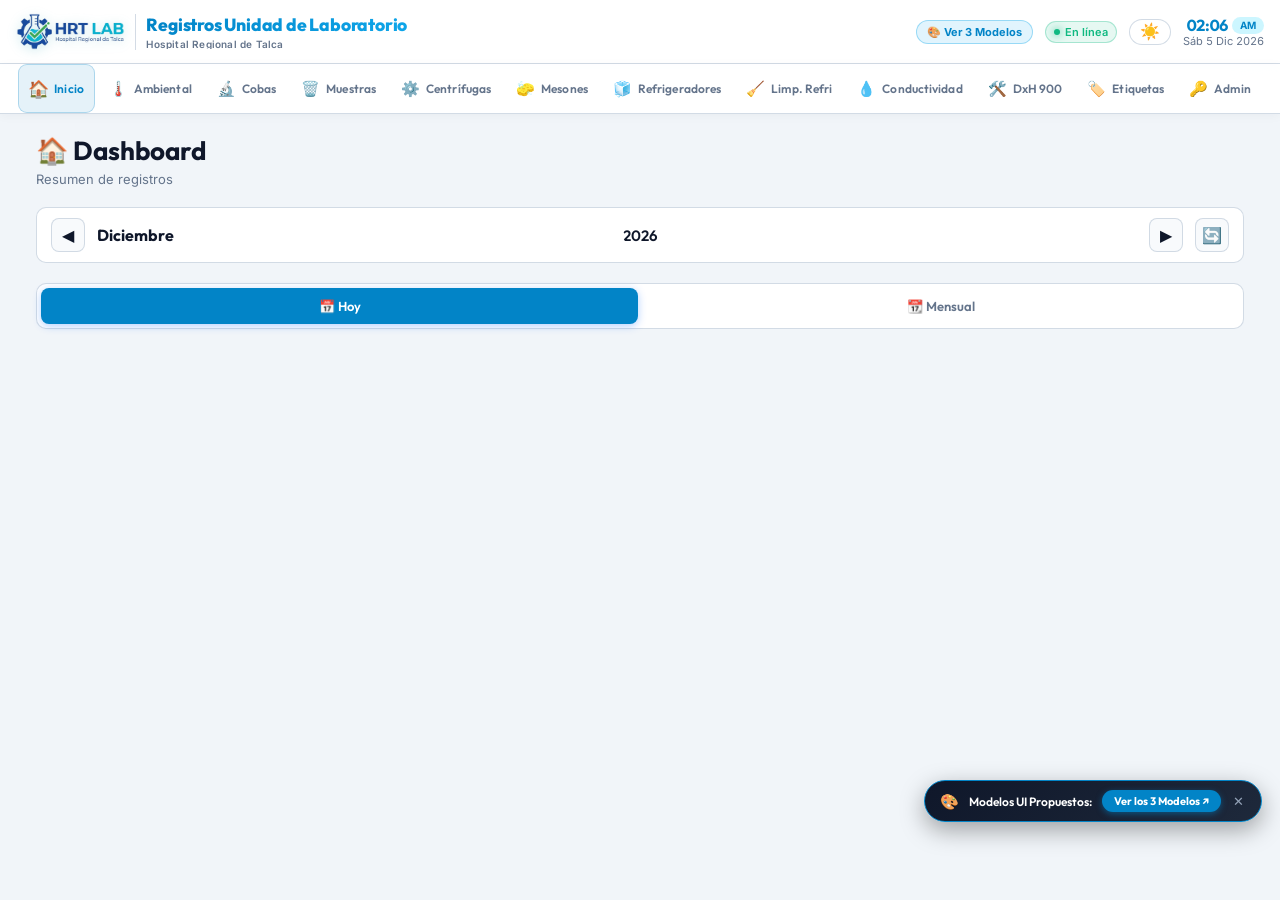
<file: docs/index.html>
<!DOCTYPE html>
<html lang="es">
<head>
  <meta charset="UTF-8" />
  <meta name="viewport" content="width=device-width, initial-scale=1.0, viewport-fit=cover" />
  <meta name="theme-color" content="#F0F4F8" />
  <meta name="description" content="Registros Unidad de Laboratorio — Laboratorio Clínico, Hospital de Talca." />
  <title>Registros Unidad de Laboratorio — HRT LAB</title>
  <link rel="icon" type="image/png" href="https://griverahrt.github.io/Proyecto-RM/img/favicon.png" />
  <link rel="shortcut icon" type="image/png" href="https://griverahrt.github.io/Proyecto-RM/img/favicon.png" />
  <link rel="preconnect" href="https://fonts.googleapis.com" />
  <link rel="preconnect" href="https://fonts.gstatic.com" crossorigin />
  <link rel="stylesheet" href="https://fonts.googleapis.com/css2?family=Outfit:wght@300;400;500;600;700;800&family=Inter:wght@300;400;500;600&display=swap" media="print" onload="this.media='all'" />
  <link rel="stylesheet" href="css/style.css?v=2.0.3" />
</head>
<body>

<!-- SVG Gradients -->
<svg style="width:0;height:0;position:absolute;" aria-hidden="true">
  <linearGradient id="grad-p1" x1="0%" y1="0%" x2="100%" y2="100%">
    <stop offset="0%" stop-color="#00D4FF" />
    <stop offset="100%" stop-color="#0066FF" />
  </linearGradient>
</svg>

<!-- ══ HEADER ══════════════════════════════════════════════ -->
<header id="app-header">
  <div class="header-logo">
    <div class="logo-img-wrapper">
      <img src="img/logo-transparent.png" alt="HRT Lab Logo" class="header-logo-img" />
    </div>
    <div class="header-title-group">
      <div class="logo-text">Registros Unidad de Laboratorio</div>
      <div class="header-hospital-pill">Hospital Regional de Talca</div>
    </div>
  </div>
  <div class="header-right">
    <a href="modelos.html" class="header-models-badge" title="Comparar los 3 modelos de diseño UI/UX">🎨 Ver 3 Modelos</a>
    <div class="header-status-pill" title="Sistema en línea y sincronizado">
      <span class="status-pulse-dot"></span>
      <span class="status-pill-text">En línea</span>
    </div>
    <button class="theme-toggle" id="theme-toggle" onclick="toggleTheme()" title="Cambiar tema">☀️</button>
    <div id="header-clock">
      <div class="clock-time-wrap">
        <span class="clock-time" id="clock-time">--:--</span>
        <span id="header-ampm-badge" class="ampm-AM">AM</span>
      </div>
      <div id="clock-date">-- --- ----</div>
    </div>
  </div>
</header>

<!-- ══ MAIN CONTENT ════════════════════════════════════════ -->
<main id="app-content">

  <!-- ── SECCIÓN: DASHBOARD ──────────────────────────────── -->
  <section id="section-dashboard" class="section active">
    <p class="section-title">🏠 Dashboard</p>
    <p class="section-subtitle">Resumen de registros</p>

    <!-- Month Picker -->
    <div class="month-picker">
      <button class="month-nav-btn" onclick="cambiarMes(-1)">◀</button>
      <select id="dash-mes" class="form-control" onchange="loadDashboard(true)" style="background:transparent;border:none;padding:0;font-size:16px;font-weight:700;"></select>
      <select id="dash-anio" class="form-control" onchange="loadDashboard(true)" style="background:transparent;border:none;padding:0;font-size:15px;width:70px;"></select>
      <button class="month-nav-btn" onclick="cambiarMes(1)">▶</button>
      <button class="month-nav-btn" onclick="loadDashboard(true)" title="Recargar">🔄</button>
      <span id="dash-cache-indicator" class="cache-indicator" style="display:none;"></span>
    </div>

    <!-- Tabs Diario/Mensual -->
    <div class="dash-tabs">
      <button class="dash-tab active" id="tab-diario" onclick="switchDashTab('diario')">📅 Hoy</button>
      <button class="dash-tab" id="tab-mensual" onclick="switchDashTab('mensual')">📆 Mensual</button>
    </div>


    <!-- Dashboard content -->
    <div id="dash-daily-view"></div>
    <div id="dash-monthly-view" style="display:none;"></div>

    <!-- Alertas faltantes -->
    <div id="dash-alerts-container"></div>



    <!-- Spinner carga -->
    <div id="dash-loading" style="text-align:center;padding:40px;display:none;">
      <div class="spinner visible" style="margin:0 auto;width:32px;height:32px;border-width:3px;"></div>
      <div style="color:var(--text-dim);margin-top:12px;font-size:13px;">Cargando datos…</div>
    </div>

    <!-- Tablas por módulo -->
    <div id="dash-tables"></div>
  </section>

  <!-- ── SECCIÓN: TEMPERATURA & HUMEDAD ─────────────────── -->
  <section id="section-termo" class="section">
    <p class="section-title">🌡️ Temperatura / Humedad</p>
    <p class="section-subtitle">Registro de temperatura y humedad ambiental</p>

    <div id="area-prefill-indicator" style="display:none;">
      <span class="area-pill">📍 <span id="area-prefill-name"></span></span>
    </div>

    <div class="card">
      <div id="alert-duplicate-termo" class="alert-banner alert-warning" style="display:none; margin-bottom:14px;"></div>
      <form id="form-termo" autocomplete="off">

        <div class="form-row">
          <div class="form-group">
            <label class="form-label" for="termo-fecha">Fecha</label>
            <input type="date" id="termo-fecha" class="form-control" required />
          </div>
          <div class="form-group">
            <label class="form-label">Turno</label>
            <div class="ampm-selector">
              <button type="button" class="ampm-btn" id="btn-am" onclick="setAmPm('AM')">☀️ AM</button>
              <button type="button" class="ampm-btn" id="btn-pm" onclick="setAmPm('PM')">🌙 PM</button>
            </div>
          </div>
        </div>

        <div class="form-group">
          <label class="form-label" for="termo-area">Área</label>
          <select id="termo-area" class="form-control" required>
            <option value="">Cargando áreas…</option>
          </select>
        </div>

        <div class="form-row">
          <div class="form-group">
            <label class="form-label" for="termo-temp">Temperatura (°C)</label>
            <input type="number" id="termo-temp" class="form-control"
              placeholder="21" step="0.1" min="0" max="50" required
              oninput="checkRangos()" />
            <div id="temp-range-info" class="range-info">Rango aceptable: 18–24 °C</div>
          </div>
          <div class="form-group">
            <label class="form-label" for="termo-hum">Humedad (%)</label>
            <input type="number" id="termo-hum" class="form-control"
              placeholder="50" step="1" min="0" max="100" required
              oninput="checkRangos()" />
            <div id="hum-range-info" class="range-info">Rango aceptable: 20–70 %</div>
          </div>
        </div>

        <div id="alert-rangos" class="alert-banner alert-danger">
          <div class="alert-title">⚠️ Valor fuera de rango</div>
          <div class="alert-body">
            Avisar a <strong>TM Coordinador/Jefatura</strong> (día hábil) o <strong>Jefe de Turno</strong> (día inhábil). Registrar acciones en Observaciones. <em>(HRF para Humedad fuera de rango)</em>
          </div>
        </div>

        <div id="accion-correctiva-group" class="form-group" style="display:none;">
          <label class="form-label" for="termo-accion">Acción Correctiva *</label>
          <select id="termo-accion" class="form-control">
            <option value="">Seleccionar acción…</option>
          </select>
        </div>

        <div class="form-group">
          <label class="form-label" for="termo-resp">Responsable (iniciales)</label>
          <input type="text" id="termo-resp" class="form-control"
            placeholder="ABC" maxlength="4"
            style="text-transform:uppercase; letter-spacing:3px; font-weight:700; font-size:18px;"
            required />
        </div>

        <div class="form-group">
          <label class="form-label" for="termo-obs">Observaciones</label>
          <input type="text" id="termo-obs" class="form-control" placeholder="Opcional…" list="list-termo-obs" />
          <datalist id="list-termo-obs"></datalist>
        </div>

        <button type="submit" class="btn btn-primary" id="btn-termo-submit">
          <div class="spinner" id="spinner-termo"></div>
          <span id="btn-termo-text">💾 Guardar Registro</span>
        </button>
      </form>
    </div>

    <!-- Tarjeta: ÚLTIMOS 20 REGISTROS TERMO -->
    <div class="card" style="margin-top: 24px;">
      <div style="display: flex; justify-content: space-between; align-items: center; margin-bottom: 16px; flex-wrap: wrap; gap: 10px;">
        <div>
          <h3 style="margin: 0; font-size: 1.1rem; font-weight: 700; color: var(--text-color, #1e293b);">📋 Últimos 20 Registros</h3>
          <p style="margin: 2px 0 0 0; font-size: 0.85rem; color: #64748b;">Visualiza, edita o elimina datos recientes de temperatura y humedad</p>
        </div>
        <button type="button" class="btn btn-secondary" id="btn-refresh-recent-termo" onclick="loadRecentTermo()" style="padding: 6px 12px; font-size: 0.85rem;">
          🔄 Actualizar Lista
        </button>
      </div>

      <div class="table-responsive" style="overflow-x: auto;">
        <table class="table" id="table-recent-termo" style="width: 100%; border-collapse: collapse; font-size: 0.84rem;">
          <thead>
            <tr style="border-bottom: 2px solid #e2e8f0; text-align: left;">
              <th style="padding: 8px 4px; white-space: nowrap;">Fecha / Turno</th>
              <th style="padding: 8px 4px;">Área</th>
              <th style="padding: 8px 4px; white-space: nowrap; text-align: center;">Temp (°C)</th>
              <th style="padding: 8px 4px; white-space: nowrap; text-align: center;">Hum (%)</th>
              <th style="padding: 8px 4px; text-align: center; white-space: nowrap;">Resp</th>
              <th style="padding: 8px 4px; text-align: center; white-space: nowrap;">Acciones</th>
            </tr>
          </thead>
          <tbody id="tbody-recent-termo">
            <tr>
              <td colspan="6" style="text-align: center; padding: 16px; color: #94a3b8;">Cargando registros recientes...</td>
            </tr>
          </tbody>
        </table>
      </div>
    </div>
  </section>

  <!-- ── SECCIÓN: CENTRÍFUGAS ───────────────────────────── -->
  <section id="section-centrifugas" class="section">
    <p class="section-title">⚙️ Centrífugas</p>
    <p class="section-subtitle">Registro de mantención de centrífugas</p>

    <div class="card">
      <div id="alert-duplicate-cent" class="alert-banner alert-warning" style="display:none; margin-bottom:14px;"></div>
      <form id="form-centrifugas" autocomplete="off">

        <div class="form-row">
          <div class="form-group">
            <label class="form-label" for="cent-fecha">Fecha</label>
            <input type="date" id="cent-fecha" class="form-control" required />
          </div>
          <div class="form-group">
            <label class="form-label" for="cent-tipo">Tipo de Mantención</label>
            <select id="cent-tipo" class="form-control" required onchange="updateInfoCentrifuga()">
              <option value="Diaria" selected>🔁 Diaria</option>
              <option value="Semanal">📅 Semanal</option>
              <option value="Anual">🔧 Anual / Según necesidad</option>
            </select>
          </div>
        </div>

        <div id="info-centrifuga" class="info-box">
          <div class="info-box-title" id="info-cent-title">📋 Instrucciones</div>
          <div id="info-cent-body"></div>
        </div>

        <div class="form-group">
          <label class="form-label">Centrífugas</label>
          <button type="button" class="chip-group-btn" id="btn-grupo-preanalisis" onclick="toggleGrupoPreanalisis()">
            🏷️ Centrífugas de Preanálisis
          </button>
          <div class="custom-multiselect" id="cent-chips">
            <!-- Populated by JS -->
          </div>
        </div>

        <div class="form-group">
          <label class="form-label" for="cent-resp">Responsable (iniciales)</label>
          <input type="text" id="cent-resp" class="form-control"
            placeholder="ABC" maxlength="4"
            style="text-transform:uppercase; letter-spacing:3px; font-weight:700; font-size:18px;"
            required />
        </div>

        <div class="form-group">
          <label class="form-label" for="cent-obs">Observaciones</label>
          <input type="text" id="cent-obs" class="form-control" placeholder="Opcional…" list="list-cent-obs" />
          <datalist id="list-cent-obs"></datalist>
        </div>

        <button type="submit" class="btn btn-primary" id="btn-cent-submit">
          <div class="spinner" id="spinner-cent"></div>
          <span id="btn-cent-text">💾 Guardar Registro</span>
        </button>
      </form>
    </div>

    <!-- Tarjeta: ÚLTIMOS REGISTROS CENTRÍFUGAS -->
    <div class="card" style="margin-top: 24px;">
      <div style="display: flex; justify-content: space-between; align-items: center; margin-bottom: 16px; flex-wrap: wrap; gap: 10px;">
        <div>
          <h3 style="margin: 0; font-size: 1.1rem; font-weight: 700; color: var(--text-color, #1e293b);">📋 Últimos Registros</h3>
          <p style="margin: 2px 0 0 0; font-size: 0.85rem; color: #64748b;">Visualiza los datos recientes de mantención de centrífugas</p>
        </div>
        <button type="button" class="btn btn-secondary" id="btn-refresh-recent-centrifugas" onclick="loadRecentCentrifugas()" style="padding: 6px 12px; font-size: 0.85rem;">
          🔄 Actualizar Lista
        </button>
      </div>

      <div class="table-responsive" style="overflow-x: auto;">
        <table class="table" id="table-recent-centrifugas" style="width: 100%; border-collapse: collapse; font-size: 0.84rem;">
          <thead>
            <tr style="border-bottom: 2px solid #e2e8f0; text-align: left;">
              <th style="padding: 8px 4px; white-space: nowrap;">Fecha</th>
              <th style="padding: 8px 4px;">Centrífuga</th>
              <th style="padding: 8px 4px; text-align: center; white-space: nowrap;">Resp</th>
              <th style="padding: 8px 4px; text-align: center; white-space: nowrap;">Tipo Mantención</th>
              <th style="padding: 8px 4px; text-align: center; white-space: nowrap;">Acciones</th>
            </tr>
          </thead>
          <tbody id="tbody-recent-centrifugas">
            <tr>
              <td colspan="5" style="text-align: center; padding: 16px; color: #94a3b8;">Cargando registros recientes...</td>
            </tr>
          </tbody>
        </table>
      </div>
    </div>
  </section>

  <!-- ── SECCIÓN: MESONES ──────────────────────────────── -->
  <section id="section-mesones" class="section">
    <p class="section-title">🧽 Mesones</p>
    <p class="section-subtitle">Registro de limpieza y desinfección de mesones</p>

    <div class="note-box">
      <div class="note-box-title">📌 Nota técnica</div>
      La limpieza y desinfección de los mesones se realiza <strong>diariamente con cloro diluido al 0.5%</strong>.
      Para mesones metálicos, utilizar <strong>alcohol al 70°</strong>.
    </div>

    <div class="card">
      <div id="alert-duplicate-meson" class="alert-banner alert-warning" style="display:none; margin-bottom:14px;"></div>
      <form id="form-mesones" autocomplete="off">

        <div class="form-group">
          <label class="form-label" for="meson-fecha">Fecha</label>
          <input type="date" id="meson-fecha" class="form-control" required />
        </div>

        <div class="form-group">
          <label class="form-label">Salas</label>
          <div class="custom-multiselect" id="meson-chips">
            <!-- Populated by JS -->
          </div>
        </div>

        <div class="form-group">
          <label class="form-label" for="meson-resp">Responsable (iniciales)</label>
          <input type="text" id="meson-resp" class="form-control"
            placeholder="ABC" maxlength="4"
            style="text-transform:uppercase; letter-spacing:3px; font-weight:700; font-size:18px;"
            required />
        </div>

        <div class="form-group">
          <label class="form-label" for="meson-obs">Observaciones</label>
          <input type="text" id="meson-obs" class="form-control" placeholder="Opcional…" list="list-meson-obs" />
          <datalist id="list-meson-obs"></datalist>
        </div>

        <button type="submit" class="btn btn-primary" id="btn-meson-submit">
          <div class="spinner" id="spinner-meson"></div>
          <span id="btn-meson-text">💾 Guardar Registro</span>
        </button>
      </form>
    </div>

    <!-- Tarjeta: ÚLTIMOS REGISTROS MESONES -->
    <div class="card" style="margin-top: 24px;">
      <div style="display: flex; justify-content: space-between; align-items: center; margin-bottom: 16px; flex-wrap: wrap; gap: 10px;">
        <div>
          <h3 style="margin: 0; font-size: 1.1rem; font-weight: 700; color: var(--text-color, #1e293b);">📋 Últimos Registros</h3>
          <p style="margin: 2px 0 0 0; font-size: 0.85rem; color: #64748b;">Visualiza los datos recientes de limpieza de mesones</p>
        </div>
        <button type="button" class="btn btn-secondary" id="btn-refresh-recent-mesones" onclick="loadRecentMesones()" style="padding: 6px 12px; font-size: 0.85rem;">
          🔄 Actualizar Lista
        </button>
      </div>

      <div class="table-responsive" style="overflow-x: auto;">
        <table class="table" id="table-recent-mesones" style="width: 100%; border-collapse: collapse; font-size: 0.84rem;">
          <thead>
            <tr style="border-bottom: 2px solid #e2e8f0; text-align: left;">
              <th style="padding: 8px 4px; white-space: nowrap;">Fecha</th>
              <th style="padding: 8px 4px;">Sala</th>
              <th style="padding: 8px 4px; text-align: center; white-space: nowrap;">Resp</th>
              <th style="padding: 8px 4px; text-align: center; white-space: nowrap;">Acciones</th>
            </tr>
          </thead>
          <tbody id="tbody-recent-mesones">
            <tr>
              <td colspan="4" style="text-align: center; padding: 16px; color: #94a3b8;">Cargando registros recientes...</td>
            </tr>
          </tbody>
        </table>
      </div>
    </div>
  </section>

  <!-- ── SECCIÓN: TEMP REFRIGERADORES ──────────────────── -->
  <section id="section-refri-temp" class="section">
    <p class="section-title">🧊 Temp. Refrigeradores</p>
    <p class="section-subtitle">Registro de temperatura de refrigeradores y congeladores</p>

    <div class="card">
      <form id="form-refri-temp" autocomplete="off">

        <div class="form-row">
          <div class="form-group">
            <label class="form-label" for="refri-fecha">Fecha</label>
            <input type="date" id="refri-fecha" class="form-control" required />
          </div>
          <div class="form-group">
            <label class="form-label">Turno</label>
            <div class="ampm-selector">
              <button type="button" class="ampm-btn" id="btn-refri-am" onclick="setAmPmRefri('AM')">☀️ AM</button>
              <button type="button" class="ampm-btn" id="btn-refri-pm" onclick="setAmPmRefri('PM')">🌙 PM</button>
            </div>
          </div>
        </div>

        <div class="form-group">
          <label class="form-label" for="refri-equipo">Refrigerador / Congelador</label>
          <select id="refri-equipo" class="form-control" required onchange="checkRangoRefri()">
            <option value="">Cargando equipos…</option>
          </select>
        </div>

        <div class="form-group">
          <label class="form-label" for="refri-temp-input">Temperatura (°C)</label>
          <input type="number" id="refri-temp-input" class="form-control"
            placeholder="5" step="0.1" min="-100" max="50" required
            oninput="checkRangoRefri()" />
          <div id="refri-range-info" class="range-info">Seleccione un equipo para ver el rango</div>
        </div>

        <div id="alert-refri-rangos" class="alert-banner alert-danger">
          <div class="alert-title">⚠️ Temperatura fuera de rango</div>
          <div class="alert-body">
            Nota: Avisar al <strong>Encargado de Turno</strong> o <strong>Encargado de Refrigeradores</strong> que las temperaturas se encuentran fuera de rango.
          </div>
        </div>

        <div id="refri-accion-group" class="form-group" style="display:none;">
          <label class="form-label" for="refri-accion">Acción Correctiva *</label>
          <select id="refri-accion" class="form-control">
            <option value="">Seleccionar acción…</option>
          </select>
        </div>

        <div class="form-group">
          <label class="form-label" for="refri-resp">Responsable (iniciales)</label>
          <input type="text" id="refri-resp" class="form-control"
            placeholder="ABC" maxlength="4"
            style="text-transform:uppercase; letter-spacing:3px; font-weight:700; font-size:18px;"
            required />
        </div>

        <div class="form-group">
          <label class="form-label" for="refri-obs">Observaciones</label>
          <input type="text" id="refri-obs" class="form-control" placeholder="Opcional…" list="list-refri-obs" />
          <datalist id="list-refri-obs"></datalist>
        </div>

        <button type="submit" class="btn btn-primary" id="btn-refri-submit">
          <div class="spinner" id="spinner-refri"></div>
          <span id="btn-refri-text">💾 Guardar Registro</span>
        </button>
      </form>
    </div>

    <!-- Tarjeta: ÚLTIMOS REGISTROS TEMP. REFRIGERADORES -->
    <div class="card" style="margin-top: 24px;">
      <div style="display: flex; justify-content: space-between; align-items: center; margin-bottom: 16px; flex-wrap: wrap; gap: 10px;">
        <div>
          <h3 style="margin: 0; font-size: 1.1rem; font-weight: 700; color: var(--text-color, #1e293b);">📋 Últimos Registros</h3>
          <p style="margin: 2px 0 0 0; font-size: 0.85rem; color: #64748b;">Visualiza los datos recientes de temperatura de refrigeradores</p>
        </div>
        <button type="button" class="btn btn-secondary" id="btn-refresh-recent-refri-temp" onclick="loadRecentRefriTemp()" style="padding: 6px 12px; font-size: 0.85rem;">
          🔄 Actualizar Lista
        </button>
      </div>

      <div class="table-responsive" style="overflow-x: auto;">
        <table class="table" id="table-recent-refri-temp" style="width: 100%; border-collapse: collapse; font-size: 0.84rem;">
          <thead>
            <tr style="border-bottom: 2px solid #e2e8f0; text-align: left;">
              <th style="padding: 8px 4px; white-space: nowrap;">Fecha / Turno</th>
              <th style="padding: 8px 4px;">Equipo</th>
              <th style="padding: 8px 4px; text-align: center; white-space: nowrap;">Temp (°C)</th>
              <th style="padding: 8px 4px; text-align: center; white-space: nowrap;">Resp</th>
              <th style="padding: 8px 4px;">Acción / Obs</th>
              <th style="padding: 8px 4px; text-align: center; white-space: nowrap;">Acciones</th>
            </tr>
          </thead>
          <tbody id="tbody-recent-refri-temp">
            <tr>
              <td colspan="6" style="text-align: center; padding: 16px; color: #94a3b8;">Cargando registros recientes...</td>
            </tr>
          </tbody>
        </table>
      </div>
    </div>
  </section>

  <!-- ── SECCIÓN: LIMPIEZA REFRIGERADORES ────────────────── -->
  <section id="section-limp-refri" class="section">
    <p class="section-title">🧹 Limpieza Refrigeradores</p>
    <p class="section-subtitle">Registro de limpieza y mantención de refrigeradores/congeladores</p>

    <div class="card">
      <form id="form-limp-refri" autocomplete="off">

        <div class="form-row">
          <div class="form-group">
            <label class="form-label" for="limp-refri-fecha">Fecha</label>
            <input type="date" id="limp-refri-fecha" class="form-control" required />
          </div>
          <div class="form-group">
            <label class="form-label" for="limp-refri-tipo">Tipo de Mantención</label>
            <select id="limp-refri-tipo" class="form-control" required onchange="updateInfoLimpRefri()">
              <option value="Semanal (externa)" selected>📅 Semanal (externa)</option>
              <option value="Semestral (interna)">🔧 Semestral (interna)</option>
              <option value="Descongelación manual">❄️ Descongelación manual</option>
            </select>
          </div>
        </div>

        <div id="info-limp-refri" class="info-box visible">
          <div class="info-box-title" id="info-limp-refri-title">📋 Instrucciones</div>
          <div id="info-limp-refri-body"></div>
        </div>

        <div class="form-group">
          <label class="form-label">Equipos</label>
          <div class="custom-multiselect" id="limp-refri-chips">
            <!-- Populated by JS -->
          </div>
        </div>

        <div class="form-group">
          <label class="form-label" for="limp-refri-resp">Responsable (iniciales)</label>
          <input type="text" id="limp-refri-resp" class="form-control"
            placeholder="ABC" maxlength="4"
            style="text-transform:uppercase; letter-spacing:3px; font-weight:700; font-size:18px;"
            required />
        </div>

        <div class="form-group">
          <label class="form-label" for="limp-refri-obs">Observaciones</label>
          <input type="text" id="limp-refri-obs" class="form-control" placeholder="Opcional…" list="list-limp-refri-obs" />
          <datalist id="list-limp-refri-obs"></datalist>
        </div>

        <button type="submit" class="btn btn-primary" id="btn-limp-refri-submit">
          <div class="spinner" id="spinner-limp-refri"></div>
          <span id="btn-limp-refri-text">💾 Guardar Registro</span>
        </button>
      </form>
    </div>

    <!-- Tarjeta: ÚLTIMOS REGISTROS LIMPIEZA REFRIGERADORES -->
    <div class="card" style="margin-top: 24px;">
      <div style="display: flex; justify-content: space-between; align-items: center; margin-bottom: 16px; flex-wrap: wrap; gap: 10px;">
        <div>
          <h3 style="margin: 0; font-size: 1.1rem; font-weight: 700; color: var(--text-color, #1e293b);">📋 Últimos Registros</h3>
          <p style="margin: 2px 0 0 0; font-size: 0.85rem; color: #64748b;">Visualiza los datos recientes de limpieza de refrigeradores</p>
        </div>
        <button type="button" class="btn btn-secondary" id="btn-refresh-recent-limp-refri" onclick="loadRecentLimpRefri()" style="padding: 6px 12px; font-size: 0.85rem;">
          🔄 Actualizar Lista
        </button>
      </div>

      <div class="table-responsive" style="overflow-x: auto;">
        <table class="table" id="table-recent-limp-refri" style="width: 100%; border-collapse: collapse; font-size: 0.84rem;">
          <thead>
            <tr style="border-bottom: 2px solid #e2e8f0; text-align: left;">
              <th style="padding: 8px 4px; white-space: nowrap;">Fecha</th>
              <th style="padding: 8px 4px;">Tipo Mantención</th>
              <th style="padding: 8px 4px;">Equipo</th>
              <th style="padding: 8px 4px; text-align: center; white-space: nowrap;">Resp</th>
              <th style="padding: 8px 4px;">Observaciones</th>
              <th style="padding: 8px 4px; text-align: center; white-space: nowrap;">Acciones</th>
            </tr>
          </thead>
          <tbody id="tbody-recent-limp-refri">
            <tr>
              <td colspan="6" style="text-align: center; padding: 16px; color: #94a3b8;">Cargando registros recientes...</td>
            </tr>
          </tbody>
        </table>
      </div>
    </div>
  </section>

  <!-- ── SECCIÓN: CONDUCTIVIDAD DEL AGUA ─────────────────── -->
  <section id="section-conductividad" class="section">
    <p class="section-title">💧 Conductividad del Agua</p>
    <p class="section-subtitle">Registro diario de conductividad del agua</p>

    <div class="note-box">
      <div class="note-box-title">📌 Información importante</div>
      Valores de conductividad que sobrepasen los <strong>0.8 µS/cm</strong> deben reportarse a <strong>Asistencia técnica Vigaflow 977070600</strong>.
    </div>

    <div class="card">
      <form id="form-conductividad" autocomplete="off">

        <div class="form-row">
          <div class="form-group">
            <label class="form-label" for="conduct-fecha">Fecha</label>
            <input type="date" id="conduct-fecha" class="form-control" required />
          </div>
          <div class="form-group">
            <label class="form-label">Turno</label>
            <div class="ampm-selector">
              <button type="button" class="ampm-btn" id="btn-conduct-am" onclick="setAmPmConduct('AM')">☀️ AM</button>
              <button type="button" class="ampm-btn" id="btn-conduct-pm" onclick="setAmPmConduct('PM')">🌙 PM</button>
            </div>
          </div>
        </div>

        <div class="form-group">
          <label class="form-label" for="conduct-valor">Conductividad <span style="text-transform: none;">(µS/cm)</span></label>
          <input type="number" id="conduct-valor" class="form-control"
            placeholder="0.5" step="0.01" min="0" max="10" required
            oninput="checkRangoConductividad()" />
          <div id="conduct-range-info" class="range-info">Rango permitido: 0–0.8 µS/cm</div>
        </div>

        <div id="alert-conduct-rangos" class="alert-banner alert-danger">
          <div class="alert-title">⚠️ Conductividad fuera de rango</div>
          <div class="alert-body">
            Valores de conductividad que sobrepasen los <strong>0.8 µS/cm</strong> deben reportarse a <strong>Asistencia técnica Vigaflow 977070600</strong>.
          </div>
        </div>

        <div id="alert-conduct-warning" class="alert-banner alert-warning">
          <div class="alert-title">⚡ Advertencia de conductividad</div>
          <div class="alert-body">
            El valor supera los <strong>0.5 µS/cm</strong>. Se enviará una notificación al encargado.
          </div>
        </div>

        <div class="form-group">
          <label class="form-label" for="conduct-resp">Responsable (iniciales)</label>
          <input type="text" id="conduct-resp" class="form-control"
            placeholder="ABC" maxlength="4"
            style="text-transform:uppercase; letter-spacing:3px; font-weight:700; font-size:18px;"
            required />
        </div>

        <div class="form-group">
          <label class="form-label" for="conduct-obs">Observaciones</label>
          <input type="text" id="conduct-obs" class="form-control" placeholder="Opcional…" list="list-conduct-obs" />
          <datalist id="list-conduct-obs"></datalist>
        </div>

        <button type="submit" class="btn btn-primary" id="btn-conduct-submit">
          <div class="spinner" id="spinner-conduct"></div>
          <span id="btn-conduct-text">💾 Guardar Registro</span>
        </button>
      </form>
    </div>

    <!-- Tarjeta: ÚLTIMOS REGISTROS CONDUCTIVIDAD -->
    <div class="card" style="margin-top: 24px;">
      <div style="display: flex; justify-content: space-between; align-items: center; margin-bottom: 16px; flex-wrap: wrap; gap: 10px;">
        <div>
          <h3 style="margin: 0; font-size: 1.1rem; font-weight: 700; color: var(--text-color, #1e293b);">📋 Últimos Registros</h3>
          <p style="margin: 2px 0 0 0; font-size: 0.85rem; color: #64748b;">Visualiza los datos recientes de conductividad del agua</p>
        </div>
        <button type="button" class="btn btn-secondary" id="btn-refresh-recent-conductividad" onclick="loadRecentConductividad()" style="padding: 6px 12px; font-size: 0.85rem;">
          🔄 Actualizar Lista
        </button>
      </div>

      <div class="table-responsive" style="overflow-x: auto;">
        <table class="table" id="table-recent-conductividad" style="width: 100%; border-collapse: collapse; font-size: 0.84rem;">
          <thead>
            <tr style="border-bottom: 2px solid #e2e8f0; text-align: left;">
              <th style="padding: 8px 4px; white-space: nowrap;">Fecha / Turno</th>
              <th style="padding: 8px 4px; text-align: center; white-space: nowrap;">µS/cm</th>
              <th style="padding: 8px 4px; text-align: center; white-space: nowrap;">Resp</th>
              <th style="padding: 8px 4px;">Observaciones</th>
              <th style="padding: 8px 4px; text-align: center; white-space: nowrap;">Acciones</th>
            </tr>
          </thead>
          <tbody id="tbody-recent-conductividad">
            <tr>
              <td colspan="5" style="text-align: center; padding: 16px; color: #94a3b8;">Cargando registros recientes...</td>
            </tr>
          </tbody>
        </table>
      </div>
    </div>
  </section>

  <!-- ── SECCIÓN: ETIQUETADORAS ──────────────────────────── -->
  <section id="section-etiquetadoras" class="section">
    <p class="section-title">🏷️ Registro de Etiquetadoras</p>
    <p class="section-subtitle">Gestión de inventario y bitácora de intervenciones</p>

    <!-- Indicador de pre-rellenado si viene por QR -->
    <div id="etiquetadora-prefill-indicator" style="display:none; margin-bottom: 16px;">
      <span class="area-pill">📍 <span id="etiquetadora-prefill-name"></span></span>
    </div>

    <!-- Tarjeta de Selección con Buscador Interactivo -->
    <div class="card" style="position: relative; overflow: visible; z-index: 10;">
      <div class="form-group" style="position: relative; margin-bottom: 0;">
        <label class="form-label" for="etiquetadora-search-input">Selecciona Etiquetadora</label>
        <div style="position: relative;">
          <input type="text" id="etiquetadora-search-input" class="form-control" placeholder="🔍 Buscar por nombre, piso o ubicación..." onfocus="showEtiquetadoraDropdown()" onclick="if(this.value){this.select();}" oninput="filterEtiquetadoras()" autocomplete="off" style="padding-right: 38px;" />
          <button type="button" id="btn-clear-et-search" onclick="clearEtiquetadoraSearch(event)" onmousedown="event.preventDefault()" ontouchstart="clearEtiquetadoraSearch(event)" style="position: absolute; right: 6px; top: 50%; transform: translateY(-50%); width: 32px; height: 32px; display: none; align-items: center; justify-content: center; background: transparent; border: none; cursor: pointer; color: var(--text-dim); font-size: 16px; padding: 0; z-index: 10; touch-action: manipulation; -webkit-tap-highlight-color: transparent;" title="Limpiar búsqueda" aria-label="Limpiar búsqueda">✕</button>
        </div>
        <!-- Input oculto para compatibilidad con código existente -->
        <input type="hidden" id="etiquetadora-select" onchange="onEtiquetadoraChange()" />
        
        <!-- Dropdown interactivo -->
        <div id="etiquetadora-search-dropdown" class="custom-dropdown-list" style="display: none; position: absolute; top: 100%; left: 0; right: 0; z-index: 1000; margin-top: 6px; box-shadow: 0 10px 25px rgba(0,0,0,0.4); max-height: 260px; overflow-y: auto; border: 1px solid var(--border); border-radius: var(--radius-sm);">
          <!-- Se rellena dinámicamente con JS -->
        </div>
      </div>
    </div>

    <!-- Contenedor de Detalle (Oculto hasta que se seleccione una) -->
    <div id="etiquetadora-details-container" style="display:none; margin-top: 16px;">
      
      <!-- Ficha Técnica (Lectura / Edición) -->
      <div class="card" style="margin-bottom: 16px;">
        <div style="display:flex; justify-content:space-between; align-items:center; margin-bottom:12px;">
          <h3 style="margin:0; font-size:16px; font-weight:700; color:var(--text-color);">📋 Ficha Técnica</h3>
          <button type="button" class="btn btn-secondary btn-sm" id="btn-edit-etiquetadora" onclick="toggleEditEtiquetadora()" style="width:auto; padding:6px 12px; font-size:12px;">✏️ Modificar Parámetros</button>
        </div>

        <!-- Vista Fija (Lectura) -->
        <div id="etiquetadora-view-panel">
          <div style="display:grid; grid-template-columns: repeat(auto-fit, minmax(130px, 1fr)); gap:12px;">
            <div>
              <span class="form-label" style="font-size:11px; margin-bottom:2px; color:var(--text-dim);">ID (Nº Serie)</span>
              <strong id="lbl-et-id" style="font-size:14px; color:var(--text-color);">-</strong>
            </div>
            <div>
              <span class="form-label" style="font-size:11px; margin-bottom:2px; color:var(--text-dim);">Nombre Práctico</span>
              <strong id="lbl-et-practico" style="font-size:14px; color:var(--text-color);">-</strong>
            </div>
            <div>
              <span class="form-label" style="font-size:11px; margin-bottom:2px; color:var(--text-dim);">Modelo</span>
              <strong id="lbl-et-modelo" style="font-size:14px; color:var(--text-color);">-</strong>
            </div>
            <div>
              <span class="form-label" style="font-size:11px; margin-bottom:2px; color:var(--text-dim);">Tipo de Conexión</span>
              <strong id="lbl-et-conexion" style="font-size:14px; color:var(--text-color);">-</strong>
            </div>
            <div>
              <span class="form-label" style="font-size:11px; margin-bottom:2px; color:var(--text-dim);">Dirección IP</span>
              <strong id="lbl-et-ip" style="font-size:14px; color:var(--text-color);">-</strong>
            </div>
            <div>
              <span class="form-label" style="font-size:11px; margin-bottom:2px; color:var(--text-dim);">Piso</span>
              <strong id="lbl-et-piso" style="font-size:14px; color:var(--text-color);">-</strong>
            </div>
            <div>
              <span class="form-label" style="font-size:11px; margin-bottom:2px; color:var(--text-dim);">Ubicación</span>
              <strong id="lbl-et-ubicacion" style="font-size:14px; color:var(--text-color);">-</strong>
            </div>
          </div>
          <div style="margin-top:12px; border-top:1px solid rgba(255,255,255,0.08); padding-top:8px;">
            <span class="form-label" style="font-size:11px; margin-bottom:2px; color:var(--text-dim);">Comentario</span>
            <span id="lbl-et-comentario" style="font-size:13px; color:var(--text-color); display:block;">-</span>
          </div>
        </div>

        <!-- Panel de Edición (Oculto por defecto) -->
        <form id="form-etiquetadora-master" style="display:none;" autocomplete="off" onsubmit="saveEtiquetadoraMaster(event)">
          <div class="form-row">
            <div class="form-group">
              <label class="form-label" for="edit-et-id">ID (Nº Serie)</label>
              <input type="text" id="edit-et-id" class="form-control" required />
            </div>
            <div class="form-group">
              <label class="form-label" for="edit-et-practico">Nombre Práctico</label>
              <input type="text" id="edit-et-practico" class="form-control" required />
            </div>
          </div>
          <div class="form-row">
            <div class="form-group">
              <label class="form-label" for="edit-et-modelo">Modelo</label>
              <select id="edit-et-modelo" class="form-control" required></select>
            </div>
            <div class="form-group">
              <label class="form-label" for="edit-et-conexion">Tipo de Conexión</label>
              <select id="edit-et-conexion" class="form-control" required onchange="onEditConexionChange()">
                <option value="USB">USB</option>
                <option value="Ethernet">Ethernet</option>
              </select>
            </div>
          </div>
          <div class="form-row">
            <div class="form-group">
              <label class="form-label" for="edit-et-ip">Dirección IP</label>
              <input type="text" id="edit-et-ip" class="form-control" placeholder="10.10.X.X o No aplica" required />
            </div>
            <div class="form-group">
              <label class="form-label" for="edit-et-piso">Piso</label>
              <input type="text" id="edit-et-piso" class="form-control" required />
            </div>
          </div>
          <div class="form-row">
            <div class="form-group">
              <label class="form-label" for="edit-et-ubicacion">Ubicación</label>
              <input type="text" id="edit-et-ubicacion" class="form-control" required />
            </div>
            <div class="form-group">
              <label class="form-label" for="edit-et-password">Contraseña (Autorización)</label>
              <input type="password" id="edit-et-password" class="form-control" placeholder="Clave HRT..." required />
            </div>
          </div>
          <div class="form-group">
            <label class="form-label" for="edit-et-comentario">Comentario</label>
            <input type="text" id="edit-et-comentario" class="form-control" list="list-et-comentario" />
            <datalist id="list-et-comentario"></datalist>
          </div>

          <div style="display:flex; gap:12px; margin-top:16px;">
            <button type="submit" class="btn btn-primary" id="btn-save-et-master" style="margin:0;">
              <div class="spinner" id="spinner-save-et-master"></div>
              <span id="btn-save-et-master-text">💾 Guardar Ficha</span>
            </button>
            <button type="button" class="btn btn-secondary" onclick="toggleEditEtiquetadora()" style="margin:0; width:auto;">Cancelar</button>
          </div>
        </form>
      </div>

      <!-- Registrar Nueva Acción en Bitácora -->
      <div class="card" style="margin-bottom: 16px;">
        <h3 style="margin:0 0 12px 0; font-size:16px; font-weight:700; color:var(--text-color);">📝 Registrar Acción en Bitácora</h3>
        
        <form id="form-etiquetadora-bitacora" autocomplete="off" onsubmit="saveEtiquetadoraBitacora(event)">
          <div class="form-row">
            <div class="form-group">
              <label class="form-label" for="et-bitacora-fecha">Fecha</label>
              <input type="date" id="et-bitacora-fecha" class="form-control" required />
            </div>
            <div class="form-group">
              <label class="form-label" for="et-bitacora-accion">Acción a realizar</label>
              <select id="et-bitacora-accion" class="form-control" required onchange="onBitacoraAccionChange()">
                <option value="">— Seleccionar —</option>
                <option value="Cambio de papel">📄 Cambio de papel</option>
                <option value="Mantenimiento">🔧 Mantenimiento</option>
                <option value="Intervención reparativa">🛠️ Intervención reparativa</option>
              </select>
            </div>
          </div>

          <!-- Detalle/Descripción (Oculto hasta que se seleccione una acción) -->
          <div class="form-group" id="et-bitacora-desc-group" style="display:none;">
            <label class="form-label" for="et-bitacora-desc">Detalle de lo realizado</label>
            <input type="text" id="et-bitacora-desc" class="form-control" placeholder="Describe brevemente la acción realizada..." required list="list-et-bitacora-desc" />
            <datalist id="list-et-bitacora-desc"></datalist>
          </div>

          <!-- Responsable de la bitácora -->
          <div class="form-group">
            <label class="form-label" for="et-bitacora-responsable">Responsable (iniciales)</label>
            <input type="text" id="et-bitacora-responsable" class="form-control"
              placeholder="ABC" maxlength="4"
              style="text-transform:uppercase; letter-spacing:3px; font-weight:700; font-size:18px;"
              required />
          </div>

          <button type="submit" class="btn btn-primary" id="btn-save-et-bitacora" style="margin-top:8px;">
            <div class="spinner" id="spinner-save-et-bitacora"></div>
            <span id="btn-save-et-bitacora-text">💾 Registrar Acción</span>
          </button>
        </form>
      </div>

      <!-- Historial de Bitácora -->
      <div class="card">
        <h3 style="margin:0 0 12px 0; font-size:16px; font-weight:700; color:var(--text-color);">📜 Historial de Bitácora</h3>
        
        <div id="et-bitacora-loading" style="text-align:center; padding:16px; display:none;">
          <div class="spinner visible" style="margin:0 auto; width:20px; height:20px; border-width:2px;"></div>
        </div>

        <div id="et-bitacora-history-empty" style="text-align:center; padding:16px; color:var(--text-dim); font-size:13px;">
          Sin registros en la bitácora de esta etiquetadora.
        </div>

        <div id="et-bitacora-history-list" style="display:none; max-height:250px; overflow-y:auto; border-radius:8px; border:1px solid rgba(255,255,255,0.06);">
          <!-- Populated by JS -->
        </div>
      </div>

    </div>
  </section>

  <!-- ── SECCIÓN: COBAS ─────────────────────────── -->
  <section id="section-cobas" class="section">
    <p class="section-title">🔬 Mantención Cobas</p>
    <p class="section-subtitle">Registro de mantenimiento para equipos Cobas 1 y 2</p>

    <div class="card">
      <form id="form-cobas" autocomplete="off">
        <div class="form-row">
          <div class="form-group">
            <label class="form-label" for="cobas-fecha">Fecha</label>
            <input type="date" id="cobas-fecha" class="form-control" required />
          </div>
          <div class="form-group">
            <label class="form-label" for="cobas-equipo">Equipo</label>
            <select id="cobas-equipo" class="form-control" required>
              <option value="">Seleccionar equipo…</option>
              <option value="Cobas 1">Cobas 1</option>
              <option value="Cobas 2">Cobas 2</option>
            </select>
          </div>
        </div>

        <div class="form-group">
          <label class="form-label">Actividades Realizadas</label>
          <div style="margin-top: 8px;">
            
            <!-- Accordion: Diaria -->
            <div class="accordion-item expanded">
              <div class="accordion-header" onclick="toggleAccordion(this)">
                <span>🔁 Actividades Diarias</span>
                <span class="accordion-chevron">▲</span>
              </div>
              <div class="accordion-content">
                <div class="checklist-grid" data-frecuencia="Diaria">
                  <!-- JS populated -->
                </div>
              </div>
            </div>

            <!-- Accordion: Semanal -->
            <div class="accordion-item">
              <div class="accordion-header" onclick="toggleAccordion(this)">
                <span>📅 Actividades Semanales</span>
                <span class="accordion-chevron">▼</span>
              </div>
              <div class="accordion-content">
                <div class="checklist-grid" data-frecuencia="Semanal">
                  <!-- JS populated -->
                </div>
              </div>
            </div>

            <!-- Accordion: Quincenal -->
            <div class="accordion-item">
              <div class="accordion-header" onclick="toggleAccordion(this)">
                <span>📆 Actividades Quincenales</span>
                <span class="accordion-chevron">▼</span>
              </div>
              <div class="accordion-content">
                <div class="checklist-grid" data-frecuencia="Quincenal">
                  <!-- JS populated -->
                </div>
              </div>
            </div>

            <!-- Accordion: Mensual -->
            <div class="accordion-item">
              <div class="accordion-header" onclick="toggleAccordion(this)">
                <span>🗓️ Actividades Mensuales</span>
                <span class="accordion-chevron">▼</span>
              </div>
              <div class="accordion-content">
                <div class="checklist-grid" data-frecuencia="Mensual">
                  <!-- JS populated -->
                </div>
              </div>
            </div>

            <!-- Accordion: Periódica (Mayor frecuencia) -->
            <div class="accordion-item">
              <div class="accordion-header" onclick="toggleAccordion(this)">
                <span>🔧 Mayor Frecuencia (2 Meses / Trimestral / Semestral)</span>
                <span class="accordion-chevron">▼</span>
              </div>
              <div class="accordion-content">
                <div class="checklist-grid" data-frecuencia="Periódica">
                  <!-- JS populated -->
                </div>
              </div>
            </div>

            <!-- Accordion: Según sea necesario -->
            <div class="accordion-item">
              <div class="accordion-header" onclick="toggleAccordion(this)">
                <span>🛠️ Según sea necesario</span>
                <span class="accordion-chevron">▼</span>
              </div>
              <div class="accordion-content">
                <div class="checklist-grid" data-frecuencia="Según sea necesario">
                  <!-- JS populated -->
                </div>
              </div>
            </div>

          </div>
        </div>

        <div class="form-group">
          <label class="form-label" for="cobas-resp">Responsable (iniciales)</label>
          <input type="text" id="cobas-resp" class="form-control"
            placeholder="ABC" maxlength="4"
            style="text-transform:uppercase; letter-spacing:3px; font-weight:700; font-size:18px;"
            required />
        </div>

        <div class="form-group">
          <label class="form-label" for="cobas-obs">Observaciones</label>
          <input type="text" id="cobas-obs" class="form-control" placeholder="Opcional…" list="list-cobas-obs" />
          <datalist id="list-cobas-obs"></datalist>
        </div>

        <button type="submit" class="btn btn-primary" id="btn-cobas-submit">
          <div class="spinner" id="spinner-cobas"></div>
          <span id="btn-cobas-text">💾 Guardar Registro</span>
        </button>
      </form>
    </div>

    <!-- Tarjeta: ÚLTIMOS REGISTROS COBAS -->
    <div class="card" style="margin-top: 24px;">
      <div style="display: flex; justify-content: space-between; align-items: center; margin-bottom: 16px; flex-wrap: wrap; gap: 10px;">
        <div>
          <h3 style="margin: 0; font-size: 1.1rem; font-weight: 700; color: var(--text-color, #1e293b);">📋 Últimos Registros</h3>
          <p style="margin: 2px 0 0 0; font-size: 0.85rem; color: #64748b;">Visualiza los datos recientes de mantención Cobas</p>
        </div>
        <button type="button" class="btn btn-secondary" id="btn-refresh-recent-cobas" onclick="loadRecentCobas()" style="padding: 6px 12px; font-size: 0.85rem;">
          🔄 Actualizar Lista
        </button>
      </div>

      <div class="table-responsive" style="overflow-x: auto;">
        <table class="table" id="table-recent-cobas" style="width: 100%; border-collapse: collapse; font-size: 0.84rem;">
          <thead>
            <tr style="border-bottom: 2px solid #e2e8f0; text-align: left;">
              <th style="padding: 8px 4px; white-space: nowrap;">Fecha</th>
              <th style="padding: 8px 4px;">Equipo</th>
              <th style="padding: 8px 4px; text-align: center; white-space: nowrap;">Resp</th>
              <th style="padding: 8px 4px;">Frecuencia</th>
              <th style="padding: 8px 4px;">Actividad</th>
              <th style="padding: 8px 4px;">Obs</th>
              <th style="padding: 8px 4px; text-align: center; white-space: nowrap;">Acciones</th>
            </tr>
          </thead>
          <tbody id="tbody-recent-cobas">
            <tr>
              <td colspan="7" style="text-align: center; padding: 16px; color: #94a3b8;">Cargando registros recientes...</td>
            </tr>
          </tbody>
        </table>
      </div>
    </div>
  </section>

  <!-- ── SECCIÓN: ADMIN / QR ─────────────────────────────── -->
  <section id="section-admin" class="section">
    <p class="section-title">🔑 Admin</p>
    <p class="section-subtitle">Generador de QR para acceso directo</p>

    <div class="card">
      <div class="qr-tabs" style="flex-wrap:wrap;">
        <button class="qr-tab active" onclick="switchQrTab('areas')">🌡️ Áreas</button>
        <button class="qr-tab" onclick="switchQrTab('salas')">🧽 Salas</button>
        <button class="qr-tab" onclick="switchQrTab('centrifugas')">⚙️ Centríf.</button>
        <button class="qr-tab" onclick="switchQrTab('refrigeradores')">🧊 Refri.</button>
        <button class="qr-tab" onclick="switchQrTab('refri-limpieza')">🧹 Limp.R.</button>
        <button class="qr-tab" onclick="switchQrTab('conductividad')">💧 Conduct.</button>
        <button class="qr-tab" onclick="switchQrTab('etiquetadoras')">🏷️ Etiquet.</button>
        <button class="qr-tab" onclick="switchQrTab('cobas')">🔬 Cobas</button>
        <button class="qr-tab" onclick="switchQrTab('dxh900')">🛠️ DxH 900</button>
        <button class="qr-tab" onclick="switchQrTab('elim-muestras')">🗑️ Muestras</button>
      </div>

      <div class="form-group" id="qr-select-group">
        <label class="form-label" id="qr-select-label">Selecciona Área</label>
        <select id="admin-select" class="form-control" onchange="generateQR()">
          <option value="">— Seleccionar —</option>
        </select>
      </div>

      <div id="qr-display">
        <div id="qr-canvas-wrap">
          <div id="qr-canvas"></div>
        </div>
        <div id="qr-label-text" style="display:none; font-weight:700; margin-top:12px; font-size:15px; color:var(--text-color);"></div>
        <div id="qr-url-text" class="qr-url-display" style="display:none;"></div>
        <button class="btn btn-secondary btn-sm" onclick="printQR()" id="btn-print-qr" style="display:none;width:auto;">🖨️ Imprimir QR</button>
        <button class="btn btn-primary btn-sm" onclick="printLabel50x30()" id="btn-print-label" style="display:none;width:auto;margin-left:8px;background:linear-gradient(135deg, #0066FF, #00D4FF);">🏷️ Imprimir Etiqueta (50x30 mm)</button>
        <button class="btn btn-secondary btn-sm" onclick="printAllElimLabels50x30()" id="btn-print-all-elim" style="display:none;width:auto;margin-left:8px;">📑 Imprimir Todos los Sectores (21)</button>
      </div>

      <div class="note-box" style="margin-top:16px;margin-bottom:0;">
        <div class="note-box-title">💡 Instrucciones</div>
        Selecciona el ítem, descarga o imprime el QR y pégalo físicamente en el sector del laboratorio.
        Al escanear, el formulario correspondiente se abrirá con el ítem pre-seleccionado.
      </div>
    </div>

    <!-- ── Sección: Asistente de Regularización Histórica ── -->
    <div class="card" style="margin-top:20px; border-left: 4px solid var(--primary-color);">
      <div class="revision-admin-header">
        <span class="revision-admin-icon">🤖</span>
        <div>
          <div class="revision-admin-title" style="display:flex; align-items:center; gap:8px;">
            Asistente de Regularización Histórica
            <span class="badge-pill badge-pill-new" style="background:var(--primary-color); color:#fff; font-size:11px; padding:2px 8px; border-radius:12px; font-weight:600;">Autorelleno</span>
          </div>
          <div class="revision-admin-subtitle">Detecte y complete automáticamente registros pendientes de meses anteriores según formularios activos y feriados.</div>
        </div>
      </div>
      <div style="margin-top:16px;">
        <button type="button" class="btn btn-primary" onclick="openAsistenteModal()" style="display:inline-flex; align-items:center; gap:6px;">
          <span>✨ Iniciar Asistente</span>
        </button>
      </div>
    </div>

    <!-- ── Sección: Marcar como Revisado ─────────────────── -->
    <div class="card" style="margin-top:20px;">
      <div class="revision-admin-header">
        <span class="revision-admin-icon">🏆</span>
        <div>
          <div class="revision-admin-title">Marcar Registros como Revisados</div>
          <div class="revision-admin-subtitle">Seleccione qué registros desea confirmar como revisados</div>
        </div>
      </div>

      <div class="form-row" style="margin-bottom:12px;">
        <div class="form-group" style="margin-bottom:0;">
          <label class="form-label">Mes</label>
          <select id="rev-admin-mes" class="form-control" onchange="loadRevStatus()"></select>
        </div>
        <div class="form-group" style="margin-bottom:0;">
          <label class="form-label">Año</label>
          <select id="rev-admin-anio" class="form-control" onchange="loadRevStatus()"></select>
        </div>
      </div>

      <div class="form-group">
        <label class="form-label">Registros a revisar</label>
        <button type="button" class="chip-group-btn" id="btn-rev-select-all" onclick="toggleAllRevChips()">
          ✅ Seleccionar todos
        </button>
        <div class="custom-multiselect" id="rev-chips">
          <!-- Populated by JS -->
        </div>
      </div>

      <div id="rev-status-panel" class="rev-status-panel" style="display:none;"></div>

      <div class="form-group">
        <label class="form-label" for="rev-admin-revisor">Revisor (iniciales)</label>
        <input type="text" id="rev-admin-revisor" class="form-control"
          placeholder="ABC" maxlength="4"
          style="text-transform:uppercase; letter-spacing:3px; font-weight:700; font-size:18px;" />
      </div>

      <div class="form-group">
        <label class="form-label" for="rev-admin-pwd">Contraseña de Revisión</label>
        <input type="password" id="rev-admin-pwd" class="form-control" placeholder="••••••" />
      </div>

      <div class="form-group">
        <label class="form-label" for="rev-admin-obs">Observación (opcional)</label>
        <textarea id="rev-admin-obs" class="form-control" rows="2"
          placeholder="Ingrese alguna observación de la revisión..."></textarea>
      </div>

      <div id="rev-admin-error" class="alert-banner alert-danger" style="margin-bottom:12px;"></div>

      <button class="btn btn-success" onclick="submitRevisadoAdmin()">
        <div class="spinner" id="spinner-rev-admin"></div>
        <span id="btn-rev-admin-text">★ Confirmar Revisión</span>
      </button>
    </div>

    <!-- ── Sección: Configuración de Módulos Activos ── -->
    <div class="card" style="margin-top:20px;" id="admin-modulos-card">
      <div class="revision-admin-header">
        <span class="revision-admin-icon">⚙️</span>
        <div>
          <div class="revision-admin-title">Configuración de Módulos Activos</div>
          <div class="revision-admin-subtitle">Active o desactive los formularios que se mostrarán en la aplicación</div>
        </div>
      </div>

      <div id="modulos-config-container" style="margin-top:16px;">
        <div style="text-align: center; padding: 20px; color: var(--text-muted-color);">
          <div class="spinner" style="display:inline-block; margin-bottom: 8px;"></div>
          <div>Cargando configuración de módulos...</div>
        </div>
      </div>

      <div class="form-group" style="margin-top:16px;">
        <label class="form-label" for="modulos-admin-pwd">Contraseña de Administrador</label>
        <input type="password" id="modulos-admin-pwd" class="form-control" placeholder="••••••" />
      </div>

      <div id="modulos-admin-error" class="alert-banner alert-danger" style="display:none; margin-bottom:12px;"></div>
      <div id="modulos-admin-success" class="alert-banner alert-success" style="display:none; margin-bottom:12px;"></div>

      <button class="btn btn-primary" onclick="submitModulosAdmin()" id="btn-save-modulos">
        <div class="spinner" id="spinner-modulos-admin" style="display:none;"></div>
        <span id="btn-modulos-admin-text">💾 Guardar Formularios Activos</span>
      </button>
    </div>

    <!-- ── Sección: Configuración de Alertas y Notificaciones ── -->
    <div class="card" style="margin-top:20px;" id="admin-notificaciones-card">
      <div class="revision-admin-header">
        <span class="revision-admin-icon">🔔</span>
        <div>
          <div class="revision-admin-title">Configuración de Notificaciones</div>
          <div class="revision-admin-subtitle">Modifique los destinatarios, la hora de envío o pause alertas por tipo de registro</div>
        </div>
      </div>

      <!-- Contenedor dinámico de registros y destinatarios -->
      <div id="notif-config-container" style="margin-top:16px;">
        <div style="text-align: center; padding: 20px; color: var(--text-muted-color);">
          <div class="spinner" style="display:inline-block; margin-bottom: 8px;"></div>
          <div>Cargando configuración de notificaciones...</div>
        </div>
      </div>

      <div class="form-group" style="margin-top:16px;">
        <label class="form-label" for="notif-admin-pwd">Contraseña de Administrador</label>
        <input type="password" id="notif-admin-pwd" class="form-control" placeholder="••••••" />
      </div>

      <div id="notif-admin-error" class="alert-banner alert-danger" style="display:none; margin-bottom:12px;"></div>
      <div id="notif-admin-success" class="alert-banner alert-success" style="display:none; margin-bottom:12px;"></div>

      <button class="btn btn-primary" onclick="submitNotificacionesAdmin()" id="btn-save-notif">
        <div class="spinner" id="spinner-notif-admin" style="display:none;"></div>
        <span id="btn-notif-admin-text">💾 Guardar Configuración</span>
      </button>
    </div>

    <!-- ── Sección: Configuración de Días No Hábiles HRT ── -->
    <div class="card" style="margin-top:20px;" id="admin-dias-nohabiles-card">
      <div class="revision-admin-header">
        <span class="revision-admin-icon">📅</span>
        <div>
          <div class="revision-admin-title">Días No Hábiles Excepcionales (HRT)</div>
          <div class="revision-admin-subtitle">Agregue feriados institucionales o días no hábiles específicos del Hospital de Talca</div>
        </div>
      </div>

      <!-- Formulario para agregar día no hábil -->
      <div style="margin-top:16px; border: 1px solid var(--border-color, #e2e8f0); padding:16px; border-radius:8px;">
        <div class="form-group">
          <label class="form-label" for="hrt-fecha">Fecha No Hábil</label>
          <input type="date" id="hrt-fecha" class="form-control" required />
        </div>
        <div class="form-group" style="margin-top:12px;">
          <label class="form-label" for="hrt-admin-pwd">Contraseña de Administrador</label>
          <input type="password" id="hrt-admin-pwd" class="form-control" placeholder="••••••" required />
        </div>
        <div id="hrt-admin-error" class="alert-banner alert-danger" style="display:none; margin-bottom:12px; margin-top:12px;"></div>
        <div id="hrt-admin-success" class="alert-banner alert-success" style="display:none; margin-bottom:12px; margin-top:12px;"></div>
        <button class="btn btn-primary" onclick="addDiaNoHabilHRTAdmin()" id="btn-add-hrt" style="margin-top:12px;">
          <div class="spinner" id="spinner-hrt-admin" style="display:none;"></div>
          <span>➕ Agregar Día No Hábil</span>
        </button>
      </div>

      <!-- Tabla de días agregados -->
      <div style="margin-top:16px;">
        <strong style="font-size:14px; display:block; margin-bottom:8px;">Fechas Registradas</strong>
        <div id="hrt-list-container">
          <div style="text-align: center; padding: 12px; color: var(--text-muted-color);">
            Cargando fechas...
          </div>
        </div>
      </div>
    </div>
  </section>

  <!-- ── SECCIÓN: REGISTRO DE REPARACIONES DXH 900 URGENCIAS ───── -->
  <section id="section-dxh900" class="section">
    <p class="section-title">🛠️ DxH 900 Urgencias</p>
    <p class="section-subtitle">Registro de reparaciones e intervenciones del equipo</p>

    <!-- Registrar Nueva Reparación -->
    <div class="card">
      <h3 style="margin:0 0 12px 0; font-size:16px; font-weight:700; color:var(--text-color);">📝 Registrar Intervención</h3>
      
      <form id="form-dxh900" autocomplete="off" onsubmit="saveDxH900RegistroForm(event)">
        <div class="form-row">
          <div class="form-group">
            <label class="form-label" for="dxh-fecha">Fecha</label>
            <input type="date" id="dxh-fecha" class="form-control" required />
          </div>
          <div class="form-group">
            <label class="form-label" for="dxh-usuario">Usuario Responsable</label>
            <input type="text" id="dxh-usuario" class="form-control" placeholder="Responsable de la intervención" required />
          </div>
        </div>

        <div class="form-group">
          <label class="form-label" for="dxh-especialista">Nombre del Especialista</label>
          <input type="text" id="dxh-especialista" class="form-control" placeholder="Nombre del especialista" required />
        </div>

        <div class="form-group">
          <label class="form-label" for="dxh-descripcion">Descripción de la Intervención</label>
          <textarea id="dxh-descripcion" class="form-control" rows="3" placeholder="Detalle la reparación o intervención realizada..." required style="resize:vertical; min-height:80px;"></textarea>
        </div>

        <button type="submit" class="btn btn-primary" id="btn-dxh-submit" style="margin-top:8px;">
          <div class="spinner" id="spinner-dxh"></div>
          <span id="btn-dxh-text">💾 Registrar Reparación</span>
        </button>
      </form>
    </div>

    <!-- Historial de Intervenciones -->
    <div class="card">
      <h3 style="margin:0 0 12px 0; font-size:16px; font-weight:700; color:var(--text-color);">📜 Historial de Reparaciones</h3>
      
      <div id="dxh-loading" style="text-align:center; padding:16px; display:none;">
        <div class="spinner visible" style="margin:0 auto; width:20px; height:20px; border-width:2px;"></div>
      </div>

      <div id="dxh-history-empty" style="text-align:center; padding:16px; color:var(--text-dim); font-size:13px;">
        Sin registros en el historial de reparaciones.
      </div>

      <div id="dxh-history-list" style="display:none; max-height:300px; overflow-y:auto; border-radius:8px; border:1px solid rgba(255,255,255,0.06);">
        <!-- Se rellena con JS -->
      </div>
    </div>
  </section>

  <!-- ── SECCIÓN: REGISTRO DE ELIMINACIÓN DE MUESTRAS ─────────── -->
  <section id="section-elim-muestras" class="section">
    <p class="section-title">🗑️ Eliminación de muestras</p>
    <p class="section-subtitle">Registro y control diario de eliminación de muestras</p>

    <!-- Indicador de Sector escaneado por QR -->
    <div id="elim-sector-prefill-indicator" style="display:none; margin-bottom:12px; background:rgba(0,212,255,0.1); border:1px solid rgba(0,212,255,0.3); border-radius:8px; padding:10px 14px; font-size:13px; color:#00D4FF;">
      🗑️ Sector escaneado: <strong id="elim-sector-prefill-name"></strong>
    </div>

    <!-- Registrar Nueva Eliminación -->
    <div class="card">
      <h3 style="margin:0 0 12px 0; font-size:16px; font-weight:700; color:var(--text-color);">📝 Registrar Eliminación</h3>
      <div id="alert-duplicate-elim" class="alert-banner alert-warning" style="display:none; margin-bottom:14px;"></div>
      
      <form id="form-elim-muestras" autocomplete="off" onsubmit="saveElimMuestrasForm(event)">
        <div class="form-row">
          <div class="form-group">
            <label class="form-label" for="elim-fecha">Fecha de eliminación</label>
            <input type="date" id="elim-fecha" class="form-control" onchange="onElimFechaChange()" oninput="onElimFechaChange()" required />
          </div>
          <div class="form-group">
            <label class="form-label" for="elim-responsable">Responsable (iniciales)</label>
            <input type="text" id="elim-responsable" class="form-control" placeholder="Ej: ABC" maxlength="4" pattern="[A-Za-z]{3,4}" style="text-transform:uppercase;" oninput="this.value=this.value.toUpperCase().replace(/[^A-Z]/g,'')" required />
            <span class="form-help" style="font-size:11px; color:var(--text-dim);">3 o 4 iniciales alfabéticas</span>
          </div>
        </div>

        <div class="form-group">
          <label class="form-label" for="elim-sector">Sector / Tipo de muestra</label>
          <select id="elim-sector" class="form-control" onchange="onElimSectorChange()" required>
            <option value="">— Seleccionar Sector —</option>
          </select>
          <div id="elim-almacenamiento-info" style="display:none; margin-top:6px; font-size:12px; color:var(--primary-color); background:rgba(0,102,255,0.08); padding:6px 10px; border-radius:6px; border-left:3px solid var(--primary-color);">
            ⏱️ <strong>Almacenamiento:</strong> <span id="elim-almacenamiento-desc"></span>
          </div>
        </div>

        <div class="form-group">
          <label class="form-label" for="elim-fecha-corte">Fecha corte de muestras (propuesta automáticamente)</label>
          <input type="date" id="elim-fecha-corte" class="form-control" onchange="updateMuestrasEliminadasText()" oninput="updateMuestrasEliminadasText()" required />
        </div>

        <div class="form-group">
          <label class="form-label" for="elim-muestras-texto">Muestras eliminadas</label>
          <input type="text" id="elim-muestras-texto" class="form-control" readonly style="background:rgba(255,255,255,0.06); cursor:not-allowed; font-weight:600; color:var(--primary-color);" required />
        </div>

        <button type="submit" class="btn btn-primary" id="btn-elim-submit" style="margin-top:8px;">
          <div class="spinner" id="spinner-elim"></div>
          <span id="btn-elim-text">💾 Guardar Registro</span>
        </button>
      </form>
    </div>

    <!-- Historial de Registros -->
    <div class="card">
      <h3 style="margin:0 0 12px 0; font-size:16px; font-weight:700; color:var(--text-color);">📜 Historial de Registros</h3>
      
      <div id="elim-loading" style="text-align:center; padding:16px; display:none;">
        <div class="spinner visible" style="margin:0 auto; width:20px; height:20px; border-width:2px;"></div>
      </div>

      <div id="elim-history-empty" style="text-align:center; padding:16px; color:var(--text-dim); font-size:13px;">
        Sin registros de eliminación de muestras.
      </div>

      <div id="elim-history-list" style="display:none; max-height:300px; overflow-y:auto; border-radius:8px; border:1px solid rgba(255,255,255,0.06);">
        <!-- Se rellena con JS -->
      </div>
    </div>
  </section>

</main>

<!-- ══ BOTTOM NAVIGATION ════════════════════════════════════ -->
<nav id="bottom-nav">
  <button class="nav-item active" data-section="dashboard" onclick="navigateTo('dashboard')">
    <span class="nav-icon">🏠</span>
    <span class="nav-label">Inicio</span>
  </button>
  <button class="nav-item" data-section="termo" onclick="navigateTo('termo')">
    <span class="nav-icon">🌡️</span>
    <span class="nav-label">Ambiental</span>
  </button>
  <button class="nav-item" data-section="cobas" onclick="navigateTo('cobas')">
    <span class="nav-icon">🔬</span>
    <span class="nav-label">Cobas</span>
  </button>
  <button class="nav-item" data-section="elim-muestras" onclick="navigateTo('elim-muestras')">
    <span class="nav-icon">🗑️</span>
    <span class="nav-label">Muestras</span>
  </button>
  <button class="nav-item nav-item-more" id="btn-more-modules" onclick="toggleModuleDrawer(event)" title="Todos los módulos">
    <span class="nav-icon">📑</span>
    <span class="nav-label">Módulos</span>
  </button>

  <!-- Módulos adicionales visibles en Desktop / Tablet (>= 768px) -->
  <button class="nav-item nav-desktop-only" data-section="centrifugas" onclick="navigateTo('centrifugas')">
    <span class="nav-icon">⚙️</span>
    <span class="nav-label">Centrífugas</span>
  </button>
  <button class="nav-item nav-desktop-only" data-section="mesones" onclick="navigateTo('mesones')">
    <span class="nav-icon">🧽</span>
    <span class="nav-label">Mesones</span>
  </button>
  <button class="nav-item nav-desktop-only" data-section="refri-temp" onclick="navigateTo('refri-temp')">
    <span class="nav-icon">🧊</span>
    <span class="nav-label">Refrigeradores</span>
  </button>
  <button class="nav-item nav-desktop-only" data-section="limp-refri" onclick="navigateTo('limp-refri')">
    <span class="nav-icon">🧹</span>
    <span class="nav-label">Limp. Refri</span>
  </button>
  <button class="nav-item nav-desktop-only" data-section="conductividad" onclick="navigateTo('conductividad')">
    <span class="nav-icon">💧</span>
    <span class="nav-label">Conductividad</span>
  </button>
  <button class="nav-item nav-desktop-only" data-section="dxh900" onclick="navigateTo('dxh900')">
    <span class="nav-icon">🛠️</span>
    <span class="nav-label">DxH 900</span>
  </button>
  <button class="nav-item nav-desktop-only" data-section="etiquetadoras" onclick="navigateTo('etiquetadoras')">
    <span class="nav-icon">🏷️</span>
    <span class="nav-label">Etiquetas</span>
  </button>
  <button class="nav-item nav-desktop-only" data-section="admin" onclick="navigateTo('admin')">
    <span class="nav-icon">🔑</span>
    <span class="nav-label">Admin</span>
  </button>
</nav>

<!-- ══ DRAWER / BOTTOM SHEET DE MÓDULOS (MÓVIL) ═════════════ -->
<div id="module-drawer-backdrop" class="module-drawer-backdrop" style="display:none;" onclick="closeModuleDrawer()"></div>
<div id="module-drawer" class="module-drawer" aria-hidden="true">
  <div class="drawer-handle-bar" onclick="closeModuleDrawer()">
    <div class="drawer-handle"></div>
  </div>
  <div class="drawer-header">
    <div class="drawer-title-group">
      <span class="drawer-icon">📑</span>
      <div>
        <h3 class="drawer-title">Módulos del Laboratorio</h3>
        <p class="drawer-subtitle">Acceso directo a todos los registros y formularios</p>
      </div>
    </div>
    <button type="button" class="drawer-close-btn" onclick="closeModuleDrawer()" title="Cerrar">✕</button>
  </div>
  <div class="drawer-body">
    
    <!-- Categoría 1: Ambiente y Salas -->
    <div class="drawer-category">
      <div class="drawer-cat-label">
        <span>🌡️</span> Salas y Control Ambiental
      </div>
      <div class="drawer-grid">
        <button type="button" class="drawer-item nav-item" data-section="termo" onclick="navigateTo('termo')">
          <span class="drawer-item-icon">🌡️</span>
          <span class="drawer-item-text">T° y Humedad</span>
        </button>
        <button type="button" class="drawer-item nav-item" data-section="mesones" onclick="navigateTo('mesones')">
          <span class="drawer-item-icon">🧽</span>
          <span class="drawer-item-text">Mesones</span>
        </button>
        <button type="button" class="drawer-item nav-item" data-section="conductividad" onclick="navigateTo('conductividad')">
          <span class="drawer-item-icon">💧</span>
          <span class="drawer-item-text">Conductividad</span>
        </button>
      </div>
    </div>

    <!-- Categoría 2: Equipos e Instrumental -->
    <div class="drawer-category">
      <div class="drawer-cat-label">
        <span>🔬</span> Equipos e Instrumental Clínico
      </div>
      <div class="drawer-grid">
        <button type="button" class="drawer-item nav-item" data-section="cobas" onclick="navigateTo('cobas')">
          <span class="drawer-item-icon">🔬</span>
          <span class="drawer-item-text">Cobas 1 y 2</span>
        </button>
        <button type="button" class="drawer-item nav-item" data-section="dxh900" onclick="navigateTo('dxh900')">
          <span class="drawer-item-icon">🛠️</span>
          <span class="drawer-item-text">DxH 900</span>
        </button>
        <button type="button" class="drawer-item nav-item" data-section="centrifugas" onclick="navigateTo('centrifugas')">
          <span class="drawer-item-icon">⚙️</span>
          <span class="drawer-item-text">Centrífugas</span>
        </button>
        <button type="button" class="drawer-item nav-item" data-section="refri-temp" onclick="navigateTo('refri-temp')">
          <span class="drawer-item-icon">🧊</span>
          <span class="drawer-item-text">Refri. T°</span>
        </button>
        <button type="button" class="drawer-item nav-item" data-section="limp-refri" onclick="navigateTo('limp-refri')">
          <span class="drawer-item-icon">🧹</span>
          <span class="drawer-item-text">Limp. Refri.</span>
        </button>
      </div>
    </div>

    <!-- Categoría 3: Gestión y Calidad -->
    <div class="drawer-category">
      <div class="drawer-cat-label">
        <span>📋</span> Gestión, Calidad y Control
      </div>
      <div class="drawer-grid">
        <button type="button" class="drawer-item nav-item" data-section="elim-muestras" onclick="navigateTo('elim-muestras')">
          <span class="drawer-item-icon">🗑️</span>
          <span class="drawer-item-text">Muestras</span>
        </button>
        <button type="button" class="drawer-item nav-item" data-section="etiquetadoras" onclick="navigateTo('etiquetadoras')">
          <span class="drawer-item-icon">🏷️</span>
          <span class="drawer-item-text">Etiquetas QR</span>
        </button>
        <button type="button" class="drawer-item nav-item" data-section="admin" onclick="navigateTo('admin')">
          <span class="drawer-item-icon">🔑</span>
          <span class="drawer-item-text">Administración</span>
        </button>
        <button type="button" class="drawer-item nav-item" data-section="dashboard" onclick="navigateTo('dashboard')">
          <span class="drawer-item-icon">🏠</span>
          <span class="drawer-item-text">Dashboard</span>
        </button>
      </div>
    </div>

  </div>
</div>

<!-- ══ MODALES ═══════════════════════════════════════════════ -->
<div id="modal-overlay" onclick="closeModal(event)">

  <!-- Modal: Valores Fuera de Rango -->
  <div class="modal-card" id="modal-out-of-range" style="display:none;" onclick="event.stopPropagation()">
    <button class="modal-close" onclick="closeModal()">✕</button>
    <div class="modal-title">⚠️ Valores Fuera de Rango</div>
    <div class="alert-banner alert-danger visible" style="margin-bottom:16px;">
      <ul class="oor-detail-list" id="oor-detail"></ul>
    </div>
    <p class="modal-body-text">
      Debe seleccionar una <strong>Acción Correctiva</strong> y completar las <strong>Observaciones</strong> antes de guardar el registro.
    </p>
    <button class="btn btn-warning" onclick="closeModal({target:document.getElementById('modal-overlay')})">Entendido</button>
  </div>

  <!-- Modal: Confirmación de Registro Duplicado -->
  <div class="modal-card" id="modal-duplicate-confirm" style="display:none;" onclick="event.stopPropagation()">
    <button class="modal-close" onclick="closeModal()">✕</button>
    <div class="dup-modal-header">
      <div class="dup-modal-icon">⚠️</div>
      <div>
        <div class="dup-modal-title-text">Aviso de Registro Duplicado</div>
        <div class="dup-modal-subtitle">Se detectó un registro grabado previamente para este día</div>
      </div>
    </div>
    
    <div id="dup-confirm-body">
      <!-- Rellenado dinámicamente -->
    </div>

    <div class="dup-modal-actions">
      <button type="button" class="btn-dup-no" id="btn-dup-confirm-no">✕ Cancelar</button>
      <button type="button" class="btn-dup-yes" id="btn-dup-confirm-yes">✓ Sí, Continuar y Guardar</button>
    </div>
  </div>

  <!-- Modal: Editar Registro de Temperatura / Humedad -->
  <div class="modal-card" id="modal-edit-termo" style="display:none; max-width: 500px;" onclick="event.stopPropagation()">
    <button class="modal-close" onclick="closeModal()">✕</button>
    <div class="modal-title" style="font-size: 1.15rem; font-weight: 700; margin-bottom: 16px;">✏️ Editar Registro Temp / Humedad</div>
    <form id="form-edit-termo" onsubmit="submitEditTermo(event)" autocomplete="off">
      <input type="hidden" id="edit-termo-rowindex" />
      <input type="hidden" id="edit-termo-fecha-reg" />
      <input type="hidden" id="edit-termo-old-mes" />
      <input type="hidden" id="edit-termo-old-anio" />

      <div class="form-row" style="margin-bottom: 12px;">
        <div class="form-group">
          <label class="form-label" for="edit-termo-fecha">Fecha</label>
          <input type="date" id="edit-termo-fecha" class="form-control" required />
        </div>
        <div class="form-group">
          <label class="form-label" for="edit-termo-turno">Turno</label>
          <select id="edit-termo-turno" class="form-control" required>
            <option value="Mañana">☀️ Mañana (AM)</option>
            <option value="Tarde">🌙 Tarde (PM)</option>
          </select>
        </div>
      </div>

      <div class="form-group" style="margin-bottom: 12px;">
        <label class="form-label" for="edit-termo-area">Área</label>
        <select id="edit-termo-area" class="form-control" required>
        </select>
      </div>

      <div class="form-row" style="margin-bottom: 12px;">
        <div class="form-group">
          <label class="form-label" for="edit-termo-temp">Temperatura (°C)</label>
          <input type="number" id="edit-termo-temp" class="form-control" step="0.1" min="0" max="50" required oninput="checkEditTermoRangos()" />
        </div>
        <div class="form-group">
          <label class="form-label" for="edit-termo-hum">Humedad (%)</label>
          <input type="number" id="edit-termo-hum" class="form-control" step="1" min="0" max="100" required oninput="checkEditTermoRangos()" />
        </div>
      </div>

      <div id="edit-alert-rangos" class="alert-banner alert-danger" style="display:none; margin-bottom: 12px;">
        <div class="alert-title">⚠️ Valor fuera de rango</div>
        <div class="alert-body" style="font-size:0.85rem;">
          Recuerda registrar la Acción Correctiva y Observaciones correspondientes.
        </div>
      </div>

      <div id="edit-accion-correctiva-group" class="form-group" style="display:none; margin-bottom: 12px;">
        <label class="form-label" for="edit-termo-accion">Acción Correctiva *</label>
        <select id="edit-termo-accion" class="form-control">
          <option value="">Seleccionar acción…</option>
        </select>
      </div>

      <div class="form-group" style="margin-bottom: 12px;">
        <label class="form-label" for="edit-termo-resp">Responsable (iniciales)</label>
        <input type="text" id="edit-termo-resp" class="form-control" maxlength="4" style="text-transform:uppercase; letter-spacing:2px; font-weight:700;" required />
      </div>

      <div class="form-group" style="margin-bottom: 16px;">
        <label class="form-label" for="edit-termo-obs">Observaciones</label>
        <input type="text" id="edit-termo-obs" class="form-control" placeholder="Opcional…" />
      </div>

      <div style="display: flex; gap: 10px; justify-content: flex-end; margin-top: 16px;">
        <button type="button" class="btn btn-secondary" onclick="closeModal({target:document.getElementById('modal-overlay')})">Cancelar</button>
        <button type="submit" class="btn btn-primary" id="btn-edit-termo-submit">
          <div class="spinner" id="spinner-edit-termo"></div>
          <span id="btn-edit-termo-text">💾 Guardar Cambios</span>
        </button>
      </div>
    </form>
  </div>

  <!-- Modal: Editar Registro de Centrífugas -->
  <div class="modal-card" id="modal-edit-centrifugas" style="display:none; max-width: 500px;" onclick="event.stopPropagation()">
    <button class="modal-close" onclick="closeModal()">✕</button>
    <div class="modal-title" style="font-size: 1.15rem; font-weight: 700; margin-bottom: 16px;">✏️ Editar Registro de Centrífuga</div>
    <form id="form-edit-centrifugas" onsubmit="submitEditCentrifuga(event)" autocomplete="off">
      <input type="hidden" id="edit-cent-rowindex" />
      <input type="hidden" id="edit-cent-fecha-reg" />
      <input type="hidden" id="edit-cent-old-mes" />
      <input type="hidden" id="edit-cent-old-anio" />

      <div class="form-row" style="margin-bottom: 12px;">
        <div class="form-group">
          <label class="form-label" for="edit-cent-fecha">Fecha</label>
          <input type="date" id="edit-cent-fecha" class="form-control" required />
        </div>
        <div class="form-group">
          <label class="form-label" for="edit-cent-tipo">Tipo Mantención</label>
          <select id="edit-cent-tipo" class="form-control" required>
            <option value="Diaria">🔁 Diaria</option>
            <option value="Semanal">📅 Semanal</option>
            <option value="Anual">🔧 Anual / Según necesidad</option>
          </select>
        </div>
      </div>

      <div class="form-group" style="margin-bottom: 12px;">
        <label class="form-label" for="edit-cent-nombre">Centrífuga</label>
        <select id="edit-cent-nombre" class="form-control" required></select>
      </div>

      <div class="form-group" style="margin-bottom: 12px;">
        <label class="form-label" for="edit-cent-resp">Responsable (iniciales)</label>
        <input type="text" id="edit-cent-resp" class="form-control" maxlength="4" style="text-transform:uppercase; letter-spacing:2px; font-weight:700;" required />
      </div>

      <div class="form-group" style="margin-bottom: 16px;">
        <label class="form-label" for="edit-cent-obs">Observaciones</label>
        <input type="text" id="edit-cent-obs" class="form-control" placeholder="Opcional…" />
      </div>

      <div style="display: flex; gap: 10px; justify-content: flex-end; margin-top: 16px;">
        <button type="button" class="btn btn-secondary" onclick="closeModal({target:document.getElementById('modal-overlay')})">Cancelar</button>
        <button type="submit" class="btn btn-primary" id="btn-edit-cent-submit">
          <div class="spinner" id="spinner-edit-cent"></div>
          <span id="btn-edit-cent-text">💾 Guardar Cambios</span>
        </button>
      </div>
    </form>
  </div>

  <!-- Modal: Editar Registro de Mesones -->
  <div class="modal-card" id="modal-edit-mesones" style="display:none; max-width: 500px;" onclick="event.stopPropagation()">
    <button class="modal-close" onclick="closeModal()">✕</button>
    <div class="modal-title" style="font-size: 1.15rem; font-weight: 700; margin-bottom: 16px;">✏️ Editar Registro de Mesón</div>
    <form id="form-edit-mesones" onsubmit="submitEditMeson(event)" autocomplete="off">
      <input type="hidden" id="edit-meson-rowindex" />
      <input type="hidden" id="edit-meson-fecha-reg" />
      <input type="hidden" id="edit-meson-old-mes" />
      <input type="hidden" id="edit-meson-old-anio" />

      <div class="form-group" style="margin-bottom: 12px;">
        <label class="form-label" for="edit-meson-fecha">Fecha</label>
        <input type="date" id="edit-meson-fecha" class="form-control" required />
      </div>

      <div class="form-group" style="margin-bottom: 12px;">
        <label class="form-label" for="edit-meson-sala">Sala</label>
        <select id="edit-meson-sala" class="form-control" required></select>
      </div>

      <div class="form-group" style="margin-bottom: 12px;">
        <label class="form-label" for="edit-meson-resp">Responsable (iniciales)</label>
        <input type="text" id="edit-meson-resp" class="form-control" maxlength="4" style="text-transform:uppercase; letter-spacing:2px; font-weight:700;" required />
      </div>

      <div class="form-group" style="margin-bottom: 16px;">
        <label class="form-label" for="edit-meson-obs">Observaciones</label>
        <input type="text" id="edit-meson-obs" class="form-control" placeholder="Opcional…" />
      </div>

      <div style="display: flex; gap: 10px; justify-content: flex-end; margin-top: 16px;">
        <button type="button" class="btn btn-secondary" onclick="closeModal({target:document.getElementById('modal-overlay')})">Cancelar</button>
        <button type="submit" class="btn btn-primary" id="btn-edit-meson-submit">
          <div class="spinner" id="spinner-edit-meson"></div>
          <span id="btn-edit-meson-text">💾 Guardar Cambios</span>
        </button>
      </div>
    </form>
  </div>

  <!-- Modal: Editar Registro Temp Refrigeradores -->
  <div class="modal-card" id="modal-edit-refri-temp" style="display:none; max-width: 500px;" onclick="event.stopPropagation()">
    <button class="modal-close" onclick="closeModal()">✕</button>
    <div class="modal-title" style="font-size: 1.15rem; font-weight: 700; margin-bottom: 16px;">✏️ Editar Temp. Refrigerador</div>
    <form id="form-edit-refri-temp" onsubmit="submitEditRefriTemp(event)" autocomplete="off">
      <input type="hidden" id="edit-refri-rowindex" />
      <input type="hidden" id="edit-refri-fecha-reg" />
      <input type="hidden" id="edit-refri-old-mes" />
      <input type="hidden" id="edit-refri-old-anio" />

      <div class="form-row" style="margin-bottom: 12px;">
        <div class="form-group">
          <label class="form-label" for="edit-refri-fecha">Fecha</label>
          <input type="date" id="edit-refri-fecha" class="form-control" required />
        </div>
        <div class="form-group">
          <label class="form-label" for="edit-refri-turno">Turno</label>
          <select id="edit-refri-turno" class="form-control" required>
            <option value="Mañana">☀️ Mañana (AM)</option>
            <option value="Tarde">🌙 Tarde (PM)</option>
          </select>
        </div>
      </div>

      <div class="form-group" style="margin-bottom: 12px;">
        <label class="form-label" for="edit-refri-equipo">Equipo</label>
        <select id="edit-refri-equipo" class="form-control" required></select>
      </div>

      <div class="form-group" style="margin-bottom: 12px;">
        <label class="form-label" for="edit-refri-temp-val">Temperatura (°C)</label>
        <input type="number" id="edit-refri-temp-val" class="form-control" step="0.1" min="-100" max="50" required />
      </div>

      <div class="form-group" style="margin-bottom: 12px;">
        <label class="form-label" for="edit-refri-accion">Acción Correctiva</label>
        <select id="edit-refri-accion" class="form-control">
          <option value="">Ninguna / Opcional</option>
        </select>
      </div>

      <div class="form-group" style="margin-bottom: 12px;">
        <label class="form-label" for="edit-refri-resp">Responsable (iniciales)</label>
        <input type="text" id="edit-refri-resp" class="form-control" maxlength="4" style="text-transform:uppercase; letter-spacing:2px; font-weight:700;" required />
      </div>

      <div class="form-group" style="margin-bottom: 16px;">
        <label class="form-label" for="edit-refri-obs">Observaciones</label>
        <input type="text" id="edit-refri-obs" class="form-control" placeholder="Opcional…" />
      </div>

      <div style="display: flex; gap: 10px; justify-content: flex-end; margin-top: 16px;">
        <button type="button" class="btn btn-secondary" onclick="closeModal({target:document.getElementById('modal-overlay')})">Cancelar</button>
        <button type="submit" class="btn btn-primary" id="btn-edit-refri-submit">
          <div class="spinner" id="spinner-edit-refri"></div>
          <span id="btn-edit-refri-text">💾 Guardar Cambios</span>
        </button>
      </div>
    </form>
  </div>

  <!-- Modal: Editar Registro Limpieza Refrigeradores -->
  <div class="modal-card" id="modal-edit-limp-refri" style="display:none; max-width: 500px;" onclick="event.stopPropagation()">
    <button class="modal-close" onclick="closeModal()">✕</button>
    <div class="modal-title" style="font-size: 1.15rem; font-weight: 700; margin-bottom: 16px;">✏️ Editar Limpieza Refrigerador</div>
    <form id="form-edit-limp-refri" onsubmit="submitEditLimpRefri(event)" autocomplete="off">
      <input type="hidden" id="edit-limp-refri-rowindex" />
      <input type="hidden" id="edit-limp-refri-fecha-reg" />
      <input type="hidden" id="edit-limp-refri-old-mes" />
      <input type="hidden" id="edit-limp-refri-old-anio" />

      <div class="form-row" style="margin-bottom: 12px;">
        <div class="form-group">
          <label class="form-label" for="edit-limp-refri-fecha">Fecha</label>
          <input type="date" id="edit-limp-refri-fecha" class="form-control" required />
        </div>
        <div class="form-group">
          <label class="form-label" for="edit-limp-refri-tipo">Tipo Mantención</label>
          <select id="edit-limp-refri-tipo" class="form-control" required>
            <option value="Semanal (externa)">📅 Semanal (externa)</option>
            <option value="Semestral (interna)">🔧 Semestral (interna)</option>
            <option value="Descongelación manual">❄️ Descongelación manual</option>
          </select>
        </div>
      </div>

      <div class="form-group" style="margin-bottom: 12px;">
        <label class="form-label" for="edit-limp-refri-equipo">Equipo</label>
        <select id="edit-limp-refri-equipo" class="form-control" required></select>
      </div>

      <div class="form-group" style="margin-bottom: 12px;">
        <label class="form-label" for="edit-limp-refri-resp">Responsable (iniciales)</label>
        <input type="text" id="edit-limp-refri-resp" class="form-control" maxlength="4" style="text-transform:uppercase; letter-spacing:2px; font-weight:700;" required />
      </div>

      <div class="form-group" style="margin-bottom: 16px;">
        <label class="form-label" for="edit-limp-refri-obs">Observaciones</label>
        <input type="text" id="edit-limp-refri-obs" class="form-control" placeholder="Opcional…" />
      </div>

      <div style="display: flex; gap: 10px; justify-content: flex-end; margin-top: 16px;">
        <button type="button" class="btn btn-secondary" onclick="closeModal({target:document.getElementById('modal-overlay')})">Cancelar</button>
        <button type="submit" class="btn btn-primary" id="btn-edit-limp-refri-submit">
          <div class="spinner" id="spinner-edit-limp-refri"></div>
          <span id="btn-edit-limp-refri-text">💾 Guardar Cambios</span>
        </button>
      </div>
    </form>
  </div>

  <!-- Modal: Editar Registro Conductividad -->
  <div class="modal-card" id="modal-edit-conductividad" style="display:none; max-width: 500px;" onclick="event.stopPropagation()">
    <button class="modal-close" onclick="closeModal()">✕</button>
    <div class="modal-title" style="font-size: 1.15rem; font-weight: 700; margin-bottom: 16px;">✏️ Editar Conductividad</div>
    <form id="form-edit-conductividad" onsubmit="submitEditConductividad(event)" autocomplete="off">
      <input type="hidden" id="edit-conduct-rowindex" />
      <input type="hidden" id="edit-conduct-fecha-reg" />
      <input type="hidden" id="edit-conduct-old-mes" />
      <input type="hidden" id="edit-conduct-old-anio" />

      <div class="form-row" style="margin-bottom: 12px;">
        <div class="form-group">
          <label class="form-label" for="edit-conduct-fecha">Fecha</label>
          <input type="date" id="edit-conduct-fecha" class="form-control" required />
        </div>
        <div class="form-group">
          <label class="form-label" for="edit-conduct-turno">Turno</label>
          <select id="edit-conduct-turno" class="form-control" required>
            <option value="Mañana">☀️ Mañana (AM)</option>
            <option value="Tarde">🌙 Tarde (PM)</option>
          </select>
        </div>
      </div>

      <div class="form-group" style="margin-bottom: 12px;">
        <label class="form-label" for="edit-conduct-valor">Conductividad (µS/cm)</label>
        <input type="number" id="edit-conduct-valor" class="form-control" step="0.01" min="0" max="10" required />
      </div>

      <div class="form-group" style="margin-bottom: 12px;">
        <label class="form-label" for="edit-conduct-resp">Responsable (iniciales)</label>
        <input type="text" id="edit-conduct-resp" class="form-control" maxlength="4" style="text-transform:uppercase; letter-spacing:2px; font-weight:700;" required />
      </div>

      <div class="form-group" style="margin-bottom: 16px;">
        <label class="form-label" for="edit-conduct-obs">Observaciones</label>
        <input type="text" id="edit-conduct-obs" class="form-control" placeholder="Opcional…" />
      </div>

      <div style="display: flex; gap: 10px; justify-content: flex-end; margin-top: 16px;">
        <button type="button" class="btn btn-secondary" onclick="closeModal({target:document.getElementById('modal-overlay')})">Cancelar</button>
        <button type="submit" class="btn btn-primary" id="btn-edit-conduct-submit">
          <div class="spinner" id="spinner-edit-conduct"></div>
          <span id="btn-edit-conduct-text">💾 Guardar Cambios</span>
        </button>
      </div>
    </form>
  </div>

  <!-- Modal: Editar Registro Cobas -->
  <div class="modal-card" id="modal-edit-cobas" style="display:none; max-width: 500px;" onclick="event.stopPropagation()">
    <button class="modal-close" onclick="closeModal()">✕</button>
    <div class="modal-title" style="font-size: 1.15rem; font-weight: 700; margin-bottom: 16px;">✏️ Editar Mantención Cobas</div>
    <form id="form-edit-cobas" onsubmit="submitEditCobas(event)" autocomplete="off">
      <input type="hidden" id="edit-cobas-rowindex" />
      <input type="hidden" id="edit-cobas-fecha-reg" />
      <input type="hidden" id="edit-cobas-old-mes" />
      <input type="hidden" id="edit-cobas-old-anio" />

      <div class="form-row" style="margin-bottom: 12px;">
        <div class="form-group">
          <label class="form-label" for="edit-cobas-fecha">Fecha</label>
          <input type="date" id="edit-cobas-fecha" class="form-control" required />
        </div>
        <div class="form-group">
          <label class="form-label" for="edit-cobas-equipo">Equipo</label>
          <select id="edit-cobas-equipo" class="form-control" required>
            <option value="Cobas 1">Cobas 1</option>
            <option value="Cobas 2">Cobas 2</option>
          </select>
        </div>
      </div>

      <div class="form-row" style="margin-bottom: 12px;">
        <div class="form-group">
          <label class="form-label" for="edit-cobas-frecuencia">Frecuencia</label>
          <input type="text" id="edit-cobas-frecuencia" class="form-control" />
        </div>
        <div class="form-group">
          <label class="form-label" for="edit-cobas-resp">Responsable</label>
          <input type="text" id="edit-cobas-resp" class="form-control" maxlength="4" style="text-transform:uppercase; letter-spacing:2px; font-weight:700;" required />
        </div>
      </div>

      <div class="form-group" style="margin-bottom: 12px;">
        <label class="form-label" for="edit-cobas-actividad">Actividad</label>
        <input type="text" id="edit-cobas-actividad" class="form-control" required />
      </div>

      <div class="form-group" style="margin-bottom: 16px;">
        <label class="form-label" for="edit-cobas-obs">Observaciones</label>
        <input type="text" id="edit-cobas-obs" class="form-control" placeholder="Opcional…" />
      </div>

      <div style="display: flex; gap: 10px; justify-content: flex-end; margin-top: 16px;">
        <button type="button" class="btn btn-secondary" onclick="closeModal({target:document.getElementById('modal-overlay')})">Cancelar</button>
        <button type="submit" class="btn btn-primary" id="btn-edit-cobas-submit">
          <div class="spinner" id="spinner-edit-cobas"></div>
          <span id="btn-edit-cobas-text">💾 Guardar Cambios</span>
        </button>
      </div>
    </form>
  </div>

  <!-- Modal: Asistente de Regularización Histórica -->
  <div class="modal-card modal-card-lg" id="modal-asistente" style="display:none; max-width:680px; width:95%; max-height:90vh; overflow-y:auto;" onclick="event.stopPropagation()">
    <button class="modal-close" onclick="closeAsistenteModal()">✕</button>
    <div class="modal-title" style="display:flex; align-items:center; gap:8px; margin-bottom:12px;">
      <span>🤖 Asistente de Regularización Histórica</span>
    </div>

    <!-- Paso 1: Configuración de Parámetros y Autenticación -->
    <div id="asistente-step-1">
      <p class="modal-body-text" style="color:var(--text-dim); font-size:13px; margin-bottom:14px; line-height:1.4;">
        Seleccione el período histórico a evaluar. Se requerirá la contraseña de administrador para autorizar la operación.
      </p>

      <div class="form-row" style="margin-bottom:12px;">
        <div class="form-group" style="margin-bottom:0;">
          <label class="form-label" for="asistente-mes">Mes a Regularizar</label>
          <select id="asistente-mes" class="form-control"></select>
        </div>
        <div class="form-group" style="margin-bottom:0;">
          <label class="form-label" for="asistente-anio">Año</label>
          <select id="asistente-anio" class="form-control"></select>
        </div>
      </div>

      <div class="form-group" style="margin-bottom:12px;">
        <label class="form-label" for="asistente-pwd">Contraseña Administrador</label>
        <input type="password" id="asistente-pwd" class="form-control" placeholder="••••••" />
      </div>

      <div class="form-group" style="margin-bottom:16px;">
        <label class="form-label" for="asistente-obs">Observación General para los Registros</label>
        <input type="text" id="asistente-obs" class="form-control" value="Regularización histórica por traspaso desde formato físico" />
      </div>

      <div id="asistente-error-step1" class="alert-banner alert-danger" style="display:none; margin-bottom:14px;"></div>

      <div style="display:flex; justify-content:flex-end; gap:8px; margin-top:16px;">
        <button type="button" class="btn btn-secondary" onclick="closeAsistenteModal()">Cancelar</button>
        <button type="button" class="btn btn-primary" id="btn-asistente-diagnosticar" onclick="ejecutarDiagnosticoAsistente()">
          <div class="spinner" id="spinner-asistente-diag" style="display:none;"></div>
          <span id="btn-asistente-diag-text">🔍 Diagnosticar Pendientes</span>
        </button>
      </div>
    </div>

    <!-- Paso 2: Diagnóstico y Previsualización de Faltantes -->
    <div id="asistente-step-2" style="display:none;">
      <div id="asistente-diag-banner" class="alert-banner alert-info" style="margin-bottom:12px;"></div>

      <!-- Barra Global de Siglas del Responsable -->
      <div id="asistente-resp-global-box" style="margin-bottom:14px; background:rgba(0,102,255,0.04); border:1px solid rgba(0,102,255,0.18); border-radius:10px; padding:10px 14px;">
        <div style="display:flex; align-items:center; justify-content:space-between; flex-wrap:wrap; gap:10px;">
          <div style="display:flex; align-items:center; gap:10px; flex:1; min-width:240px;">
            <label class="form-label" for="asistente-resp-global" style="margin:0; font-weight:700; font-size:13px; white-space:nowrap; display:flex; align-items:center; gap:6px;">
              <span>👤</span> Siglas del Responsable:
            </label>
            <input type="text" id="asistente-resp-global" class="form-control" placeholder="Ej: GRC" maxlength="4"
              style="width:90px; text-transform:uppercase; font-weight:700; text-align:center; letter-spacing:1px; height:34px;"
              oninput="aplicarSiglasGlobales(this.value)" list="list-personal-initials" />
          </div>
          <div style="font-size:11px; color:var(--text-dim); text-align:right;">
            Autocompleta todas las casillas. Puede personalizar por sala o equipo.
          </div>
        </div>
      </div>

      <div id="asistente-diag-content" style="max-height:360px; overflow-y:auto; padding-right:4px;">
        <!-- Inyectado con JS -->
      </div>

      <div id="asistente-error-step2" class="alert-banner alert-danger" style="display:none; margin-bottom:14px; margin-top:12px;"></div>

      <div style="display:flex; justify-content:space-between; align-items:center; gap:8px; margin-top:20px; border-top:1px solid rgba(255,255,255,0.1); padding-top:14px;">
        <button type="button" class="btn btn-secondary" onclick="volverPaso1Asistente()">← Volver</button>
        <button type="button" class="btn btn-success" id="btn-asistente-ejecutar" onclick="ejecutarRegularizacionMasiva()">
          <div class="spinner" id="spinner-asistente-exec" style="display:none;"></div>
          <span id="btn-asistente-exec-text">⚡ Regularizar Todo Ahora</span>
        </button>
      </div>
    </div>

    <!-- Paso 3: Confirmación y Éxito -->
    <div id="asistente-step-3" style="display:none; text-align:center; padding:16px 8px;">
      <div style="font-size:42px; margin-bottom:12px;">🎉</div>
      <h3 style="font-size:18px; font-weight:700; color:var(--text-color); margin-bottom:8px;" id="asistente-success-title">¡Regularización Completada con Éxito!</h3>
      <p id="asistente-success-desc" style="color:var(--text-dim); font-size:14px; margin-bottom:16px; line-height:1.5;"></p>
      <div id="asistente-success-stats" style="margin-bottom:20px; text-align:left; background:rgba(255,255,255,0.03); border:1px solid rgba(255,255,255,0.08); border-radius:8px; padding:12px 16px;"></div>
      <button type="button" class="btn btn-primary" onclick="finalizarAsistente()">Ir al Dashboard</button>
    </div>
  </div>

</div>

<!-- Modal Nuevo Funcionario / Responsable -->
<div id="modal-nuevo-personal" class="modal-backdrop" style="display:none; position:fixed; top:0; left:0; width:100vw; height:100vh; background:rgba(15,23,42,0.7); backdrop-filter:blur(6px); z-index:9999; align-items:center; justify-content:center;">
  <div class="modal-card" style="max-width:440px; width:92%; background:var(--bg-card, #ffffff); border-radius:16px; padding:24px; box-shadow:0 20px 40px rgba(0,0,0,0.3); border:1px solid rgba(255,255,255,0.1); text-align:left;">
    <div style="display:flex; align-items:center; gap:12px; margin-bottom:14px;">
      <span style="font-size:26px;">👤</span>
      <div>
        <h3 style="margin:0; font-size:17px; font-weight:700;">Registrar Nuevo Funcionario</h3>
        <p style="margin:0; font-size:12px; color:var(--text-dim, #64748b);">Las iniciales ingresadas no están en el maestro</p>
      </div>
    </div>
    <p style="font-size:13px; margin-bottom:14px; color:var(--text-secondary, #475569); line-height:1.4;">
      Para asociar automáticamente tus registros a tu nombre completo en Google Sheets, por favor ingresa tus datos:
    </p>
    <form id="form-nuevo-personal" onsubmit="handleGuardarNuevoPersonal(event)">
      <div class="form-group" style="margin-bottom:12px;">
        <label class="form-label" for="nuevo-personal-iniciales">Iniciales</label>
        <input type="text" id="nuevo-personal-iniciales" class="form-control" readonly style="font-weight:700; letter-spacing:2px; background:rgba(0,0,0,0.04);" />
      </div>
      <div class="form-group" style="margin-bottom:12px;">
        <label class="form-label" for="nuevo-personal-nombre">Nombre Completo *</label>
        <input type="text" id="nuevo-personal-nombre" class="form-control" placeholder="Ej: JUAN PEREZ SOTO" required style="text-transform:uppercase;" oninput="this.value=this.value.toUpperCase()" />
      </div>
      <div class="form-group" style="margin-bottom:18px;">
        <label class="form-label" for="nuevo-personal-estamento">Estamento *</label>
        <select id="nuevo-personal-estamento" class="form-control" required>
          <option value="TENS">TENS</option>
          <option value="Tecnólogo Médico">Tecnólogo Médico</option>
          <option value="Bioquímico">Bioquímico</option>
          <option value="Químico Farmacéutico">Químico Farmacéutico</option>
          <option value="Auxiliar de Aseo">Auxiliar de Aseo</option>
          <option value="Administrativo">Administrativo</option>
          <option value="Otro">Otro</option>
        </select>
      </div>
      <div style="display:flex; justify-content:flex-end; gap:10px;">
        <button type="button" class="btn btn-secondary" onclick="cerrarModalNuevoPersonal()">Cancelar</button>
        <button type="submit" id="btn-guardar-nuevo-personal" class="btn btn-primary">Registrar y Continuar</button>
      </div>
    </form>
  </div>
</div>

<!-- ══ FLOATING PILL: COMPARADOR DE MODELOS DE DISEÑO ══════ -->
<div id="floating-modelos-pill" style="position:fixed; bottom:78px; right:18px; z-index:9999; background:linear-gradient(135deg, #0f172a, #1e293b); color:#ffffff; border:1.5px solid #0284c7; padding:9px 15px; border-radius:999px; box-shadow:0 8px 24px rgba(0,0,0,0.35); display:flex; align-items:center; gap:10px; font-family:'Outfit',sans-serif; font-size:12px; font-weight:600;">
  <span style="font-size:15px;">🎨</span>
  <span>Modelos UI Propuestos:</span>
  <a href="modelos.html" style="background:#0284c7; color:#ffffff; text-decoration:none; padding:4px 12px; border-radius:999px; font-weight:700; font-size:11px; white-space:nowrap; box-shadow:0 2px 6px rgba(2,132,199,0.5);">Ver los 3 Modelos ↗</a>
  <button type="button" onclick="document.getElementById('floating-modelos-pill').style.display='none'" style="background:transparent; border:none; color:#94a3b8; cursor:pointer; font-size:13px; padding:0 2px;" title="Cerrar">✕</button>
</div>

<!-- ══ TOAST ════════════════════════════════════════════════ -->
<div id="toast"></div>

<!-- ══ SCRIPTS ══════════════════════════════════════════════ -->
<script src="js/qrcode.min.js"></script>
<script src="js/app-core.js?v=2.0.9"></script>
<script src="js/app-dash.js?v=2.0.9"></script>
</body>
</html>
</file>
<file: docs/css/style.css>
/* ============================================================
   PROYECTO TA — Mobile-First CSS
   Hospital de Talca / Laboratorio Clínico
   ============================================================ */

/* ── Variables (Light Mode Default) ────────────────────────── */
:root {
  --bg-dark:     #F1F5F9;
  --bg-card:     #FFFFFF;
  --bg-card2:    #F8FAFC;
  --border:      rgba(203, 213, 225, 0.85);
  --primary:     #0284C7;
  --primary-dim: rgba(2, 132, 199, 0.10);
  --secondary:   #0EA5E9;
  --accent:      #6366F1;
  --success:     #10B981;
  --warning:     #F59E0B;
  --danger:      #EF4444;
  --text:        #0F172A;
  --text-dim:    #64748B;
  --radius:      16px;
  --radius-sm:   10px;
  --nav-h:       70px;
  --header-h:    64px;
  --header-bg:   rgba(255, 255, 255, 0.94);
  --nav-bg:      rgba(255, 255, 255, 0.96);
  --card-shadow: 0 1px 4px rgba(15, 23, 42, 0.05), 0 4px 12px -2px rgba(15, 23, 42, 0.04);
  --opt-bg:      #FFFFFF;
}

/* ── Dark Mode ────────────────────────────────────────────── */
[data-theme="dark"] {
  --bg-dark:     #0B132B;
  --bg-card:     rgba(19, 30, 54, 0.88);
  --bg-card2:    rgba(27, 42, 74, 0.92);
  --border:      rgba(148, 163, 184, 0.18);
  --primary:     #38BDF8;
  --primary-dim: rgba(56, 189, 248, 0.15);
  --secondary:   #0284C7;
  --text:        #F8FAFC;
  --text-dim:    #94A3B8;
  --header-bg:   rgba(11, 19, 43, 0.94);
  --nav-bg:      rgba(11, 19, 43, 0.96);
  --card-shadow: 0 4px 20px -4px rgba(0, 0, 0, 0.45);
  --opt-bg:      #0F172A;
}

/* ── Reset ─────────────────────────────────────────────────── */
*, *::before, *::after { box-sizing: border-box; margin: 0; padding: 0; }
html { font-size: 16px; -webkit-tap-highlight-color: transparent; }
body {
  font-family: 'Inter', sans-serif;
  background: var(--bg-dark);
  color: var(--text);
  min-height: 100dvh;
  overflow-x: hidden;
  transition: background 0.3s, color 0.3s;
}
[data-theme="dark"] body {
  background-image:
    radial-gradient(ellipse 80% 50% at 50% -20%, rgba(0,102,255,0.18) 0%, transparent 70%),
    radial-gradient(ellipse 60% 40% at 80% 80%,  rgba(124,58,237,0.12) 0%, transparent 60%);
}

/* ── Header ────────────────────────────────────────────────── */
#app-header {
  position: fixed;
  top: 0; left: 0; right: 0;
  height: var(--header-h);
  display: flex;
  align-items: center;
  justify-content: space-between;
  padding: 0 12px;
  background: var(--header-bg);
  backdrop-filter: blur(20px);
  -webkit-backdrop-filter: blur(20px);
  border-bottom: 1px solid var(--border);
  box-shadow: var(--card-shadow);
  z-index: 100;
  transition: background 0.3s;
  box-sizing: border-box;
}
.header-logo {
  display: flex;
  align-items: center;
  gap: 8px;
  min-width: 0;
  flex: 1 1 auto;
  z-index: 1;
}
.logo-img-wrapper {
  display: flex;
  align-items: center;
  justify-content: center;
  height: 36px;
  flex-shrink: 0;
}
.header-logo-img {
  height: 34px;
  width: auto;
  max-width: 105px;
  object-fit: contain;
  filter: drop-shadow(0 2px 6px rgba(0, 150, 166, 0.2));
  transition: transform 0.2s ease;
}
.header-logo-img:hover {
  transform: scale(1.03);
}
[data-theme="dark"] .header-logo-img {
  filter: drop-shadow(0 2px 10px rgba(0, 212, 255, 0.45));
}
.header-title-group {
  display: flex;
  flex-direction: column;
  justify-content: center;
  border-left: 1.5px solid var(--border);
  padding-left: 8px;
  min-width: 0;
  height: auto;
}
.logo-text {
  font-family: 'Outfit', sans-serif;
  font-weight: 700;
  font-size: 13px;
  letter-spacing: -0.2px;
  background: linear-gradient(to right, var(--primary), var(--secondary));
  -webkit-background-clip: text;
  -webkit-text-fill-color: transparent;
  line-height: 1.25;
  display: -webkit-box;
  -webkit-line-clamp: 2;
  -webkit-box-orient: vertical;
  overflow: hidden;
  padding-bottom: 2px;
}
[data-theme="dark"] .logo-text {
  background: linear-gradient(to right, #ffffff, #93c5fd);
  -webkit-background-clip: text;
  -webkit-text-fill-color: transparent;
}
.logo-subtitle {
  font-size: 11px;
  font-weight: 500;
  color: var(--text-dim);
  letter-spacing: 0.5px;
  text-transform: uppercase;
  margin-top: 2px;
  line-height: 1;
}
[data-theme="dark"] .logo-subtitle {
  color: #60a5fa;
}
.header-hospital-pill {
  font-size: 10px;
  font-weight: 600;
  color: var(--text-dim);
  letter-spacing: 0.2px;
  margin-top: 2px;
  line-height: 1;
  display: flex;
  align-items: center;
  gap: 4px;
  white-space: nowrap;
  overflow: hidden;
  text-overflow: ellipsis;
  max-width: 100%;
}
[data-theme="dark"] .header-hospital-pill {
  color: #94A3B8;
}
.header-right {
  display: flex;
  align-items: center;
  gap: 8px;
  flex-shrink: 0;
  margin-left: 6px;
}
.header-status-pill {
  display: inline-flex;
  align-items: center;
  gap: 5px;
  padding: 3px 8px;
  border-radius: 20px;
  font-size: 11px;
  font-weight: 600;
  background: rgba(16, 185, 129, 0.1);
  border: 1px solid rgba(16, 185, 129, 0.3);
  color: var(--success);
  white-space: nowrap;
}
.status-pulse-dot {
  width: 6px;
  height: 6px;
  border-radius: 50%;
  background: var(--success);
  box-shadow: 0 0 8px var(--success);
  animation: pulseDot 2s infinite;
}
@keyframes pulseDot {
  0%, 100% { opacity: 1; transform: scale(1); }
  50% { opacity: 0.55; transform: scale(1.15); }
}
@media (max-width: 480px) {
  .header-status-pill {
    display: none;
  }
}

/* ══ BANNER Y ENLACE COMPARADOR DE MODELOS UI ══ */
.banner-modelos-ui {
  background: linear-gradient(90deg, #0f172a 0%, #1e293b 100%);
  color: #f8fafc;
  padding: 8px 16px;
  display: flex;
  align-items: center;
  justify-content: space-between;
  gap: 12px;
  border-bottom: 2px solid #0284c7;
  font-family: 'Outfit', -apple-system, BlinkMacSystemFont, sans-serif;
  font-size: 13px;
  position: relative;
  z-index: 1000;
  box-shadow: 0 4px 14px rgba(0,0,0,0.25);
}
.banner-modelos-content {
  display: flex;
  align-items: center;
  gap: 10px;
  min-width: 0;
}
.banner-icon {
  font-size: 18px;
  flex-shrink: 0;
}
.banner-text {
  line-height: 1.35;
  color: #cbd5e1;
}
.banner-text strong {
  color: #38bdf8;
}
.banner-modelos-actions {
  display: flex;
  align-items: center;
  gap: 8px;
  flex-shrink: 0;
}
.banner-btn-open {
  background: linear-gradient(135deg, #0284c7, #2563eb);
  color: #ffffff !important;
  font-weight: 700;
  font-size: 12px;
  padding: 6px 13px;
  border-radius: 8px;
  text-decoration: none;
  display: inline-flex;
  align-items: center;
  gap: 6px;
  box-shadow: 0 2px 8px rgba(2, 132, 199, 0.4);
  transition: all 0.2s ease;
  white-space: nowrap;
}
.banner-btn-open:hover {
  filter: brightness(1.1);
  transform: translateY(-1px);
}
.banner-btn-close {
  background: transparent;
  border: none;
  color: #94a3b8;
  font-size: 15px;
  cursor: pointer;
  padding: 4px 6px;
  border-radius: 6px;
  transition: color 0.15s;
}
.banner-btn-close:hover {
  color: #ffffff;
}

.header-models-badge {
  display: inline-flex;
  align-items: center;
  gap: 4px;
  padding: 4px 10px;
  border-radius: 20px;
  font-size: 11px;
  font-weight: 700;
  background: rgba(14, 165, 233, 0.12);
  border: 1px solid rgba(14, 165, 233, 0.35);
  color: #0284c7;
  text-decoration: none;
  white-space: nowrap;
  transition: all 0.2s ease;
}
[data-theme="dark"] .header-models-badge {
  background: rgba(56, 189, 248, 0.15);
  border-color: rgba(56, 189, 248, 0.4);
  color: #38bdf8;
}
.header-models-badge:hover {
  background: #0284c7;
  color: #ffffff;
}
@media (max-width: 767px) {
  .header-models-badge {
    display: none !important;
  }
}
@media (max-width: 600px) {
  .banner-text span.banner-desc-full {
    display: none;
  }
}

.theme-toggle {
  background: var(--bg-card);
  border: 1px solid var(--border);
  border-radius: 20px;
  padding: 4px 8px;
  font-size: 14px;
  cursor: pointer;
  transition: all 0.2s;
  display: flex;
  align-items: center;
  justify-content: center;
  line-height: 1;
  flex-shrink: 0;
}
.theme-toggle:active { transform: scale(0.9); }
#header-clock {
  display: flex;
  flex-direction: column;
  align-items: flex-end;
  justify-content: center;
  text-align: right;
  flex-shrink: 0;
  white-space: nowrap;
  line-height: 1.2;
}
.clock-time-wrap {
  display: flex;
  align-items: center;
  justify-content: flex-end;
  white-space: nowrap;
}
#header-clock .clock-time {
  font-family: 'Outfit', sans-serif;
  font-size: 14px;
  font-weight: 700;
  color: var(--primary);
  line-height: 1;
  font-variant-numeric: tabular-nums;
}
#header-ampm-badge {
  display: inline-block;
  padding: 1px 5px;
  border-radius: 12px;
  font-size: 9px;
  font-weight: 700;
  margin-left: 3px;
  line-height: 1.3;
  vertical-align: middle;
}
.ampm-AM { background: rgba(0,212,255,0.2); color: var(--primary); }
.ampm-PM { background: rgba(124,58,237,0.2); color: #A78BFA; }
#clock-date {
  font-size: 10px;
  color: var(--text-dim);
  margin-top: 2px;
  white-space: nowrap;
  line-height: 1;
  font-variant-numeric: tabular-nums;
}

/* ── Header Responsive (Tablet & Desktop >= 600px) ────────── */
@media (min-width: 600px) and (max-width: 767px) {
  #app-header {
    padding: 0 16px;
  }
  .header-logo {
    gap: 10px;
  }
  .logo-img-wrapper {
    height: 40px;
  }
  .header-logo-img {
    height: 38px;
    max-width: 140px;
  }
  .header-title-group {
    padding-left: 10px;
    height: auto;
    min-height: 36px;
    justify-content: center;
  }
  .logo-text {
    font-size: 13.5px;
    font-weight: 700;
    line-height: 1.25;
    display: -webkit-box;
    -webkit-line-clamp: 2;
    -webkit-box-orient: vertical;
    overflow: visible;
    white-space: normal;
    padding-bottom: 2px;
  }
}
@media (min-width: 768px) {
  #app-header {
    padding: 0 16px;
  }
  .header-logo {
    gap: 10px;
    flex-shrink: 1;
    min-width: 0;
  }
  .logo-img-wrapper {
    height: 40px;
    flex-shrink: 0;
  }
  .header-logo-img {
    height: 38px;
    max-width: 120px;
  }
  .header-title-group {
    padding-left: 10px;
    height: auto;
    min-height: 36px;
    justify-content: center;
    flex-shrink: 0;
    min-width: max-content;
  }
  .logo-text {
    font-size: clamp(13.5px, 1.4vw, 17.5px);
    font-weight: 800;
    line-height: 1.25;
    display: block;
    white-space: nowrap;
    overflow: visible;
    padding-bottom: 2px;
  }
}
@media (min-width: 600px) {
  .header-right {
    gap: 12px;
    margin-left: 10px;
  }
  .theme-toggle {
    padding: 4px 10px;
    font-size: 16px;
  }
  #header-clock .clock-time {
    font-size: 16px;
  }
  #header-ampm-badge {
    padding: 2px 8px;
    font-size: 10px;
    margin-left: 4px;
  }
  #clock-date {
    font-size: 11px;
    margin-top: 2px;
  }
}

/* ── Extra Small Mobile (<= 380px) ─────────────────────────── */
@media (max-width: 380px) {
  #app-header {
    padding: 0 8px;
  }
  .header-logo {
    gap: 6px;
  }
  .header-logo-img {
    height: 28px;
    max-width: 82px;
  }
  .header-title-group {
    padding-left: 6px;
    height: auto;
  }
  .logo-text {
    font-size: 11.5px;
    line-height: 1.25;
    padding-bottom: 1px;
  }
  .header-right {
    gap: 5px;
    margin-left: 4px;
  }
  .theme-toggle {
    padding: 3px 6px;
    font-size: 13px;
  }
  #header-clock .clock-time {
    font-size: 13px;
  }
  #header-ampm-badge {
    padding: 1px 4px;
    font-size: 8.5px;
  }
  #clock-date {
    font-size: 9px;
  }
}

/* ── Layout ────────────────────────────────────────────────── */
#app-content {
  padding-top: calc(var(--header-h) + 16px);
  padding-bottom: calc(var(--nav-h) + 16px);
  padding-left: 16px;
  padding-right: 16px;
  max-width: 600px;
  margin: 0 auto;
}

/* ── Sections ──────────────────────────────────────────────── */
.section { display: none; animation: fadeUp 0.3s ease; }
.section.active { display: block; }

@keyframes fadeUp {
  from { opacity: 0; transform: translateY(16px); }
  to   { opacity: 1; transform: translateY(0); }
}

/* ── Section Title ─────────────────────────────────────────── */
.section-title {
  font-family: 'Outfit', sans-serif;
  font-size: 22px;
  font-weight: 700;
  margin-bottom: 4px;
}
.section-subtitle {
  font-size: 13px;
  color: var(--text-dim);
  margin-bottom: 20px;
}

/* ── Cards ─────────────────────────────────────────────────── */
.card {
  background: var(--bg-card);
  border: 1px solid var(--border);
  border-radius: var(--radius);
  padding: 22px;
  backdrop-filter: blur(10px);
  -webkit-backdrop-filter: blur(10px);
  box-shadow: var(--card-shadow);
  margin-bottom: 18px;
  transition: box-shadow 0.2s, border-color 0.2s;
}
.card-sm { padding: 14px 18px; }

/* ── Forms ─────────────────────────────────────────────────── */
.form-group { margin-bottom: 16px; }
.form-label {
  display: block;
  font-size: 11.5px;
  font-weight: 700;
  color: var(--text-dim);
  text-transform: uppercase;
  letter-spacing: 0.6px;
  margin-bottom: 6px;
}
.form-control {
  width: 100%;
  background: var(--bg-card2);
  border: 1px solid var(--border);
  border-radius: var(--radius-sm);
  color: var(--text);
  font-family: 'Inter', sans-serif;
  font-size: 14.5px;
  padding: 11px 13px;
  outline: none;
  transition: border-color 0.2s, box-shadow 0.2s, background 0.2s;
  -webkit-appearance: none;
  appearance: none;
}
.form-control:focus {
  border-color: var(--primary);
  box-shadow: 0 0 0 3px var(--primary-dim);
}
.form-control option { background: var(--opt-bg); color: var(--text); }
.form-row {
  display: grid;
  grid-template-columns: 1fr 1fr;
  gap: 12px;
}

/* ── AMPM Selector ─────────────────────────────────────────── */
.ampm-selector {
  display: grid;
  grid-template-columns: 1fr 1fr;
  gap: 8px;
}
.ampm-btn {
  background: rgba(255,255,255,0.05);
  border: 1px solid var(--border);
  border-radius: var(--radius-sm);
  color: var(--text-dim);
  font-family: 'Outfit', sans-serif;
  font-size: 14px;
  font-weight: 600;
  padding: 11px;
  cursor: pointer;
  transition: all 0.2s;
  text-align: center;
}
.ampm-btn.selected-AM {
  background: rgba(0,212,255,0.15);
  border-color: var(--primary);
  color: var(--primary);
}
.ampm-btn.selected-PM {
  background: rgba(124,58,237,0.15);
  border-color: #A78BFA;
  color: #A78BFA;
}

/* ── Range Indicator ───────────────────────────────────────── */
.range-info {
  font-size: 11px;
  color: var(--text-dim);
  margin-top: 4px;
}
.range-ok   { color: var(--success); }
.range-warn { color: var(--warning); }
.range-err  { color: var(--danger); }

/* ── Alert Banner ──────────────────────────────────────────── */
.alert-banner {
  border-radius: var(--radius-sm);
  padding: 14px 16px;
  margin-top: 10px;
  font-size: 13px;
  line-height: 1.5;
  display: none;
  animation: fadeUp 0.25s ease;
}
.alert-banner.visible { display: block; }
.alert-danger  { background: rgba(239,68,68,0.15); border: 1px solid rgba(239,68,68,0.4); color: #B91C1C; }
.alert-warning { background: rgba(245,158,11,0.15); border: 1px solid rgba(245,158,11,0.4); color: #B45309; }
.alert-info    { background: rgba(0,212,255,0.10);  border: 1px solid rgba(0,212,255,0.35); color: #0369A1; }
.alert-success { background: rgba(16,185,129,0.12); border: 1px solid rgba(16,185,129,0.4); color: #047857; }

[data-theme="dark"] .alert-danger  { color: #FCA5A5; }
[data-theme="dark"] .alert-warning { color: #FCD34D; }
[data-theme="dark"] .alert-info    { color: var(--primary); }
[data-theme="dark"] .alert-success { color: #6EE7B7; }

/* alert-title handles its own display; body strong stays inline */

/* ── Info Box (instrucciones) ──────────────────────────────── */
.info-box {
  background: rgba(0,102,255,0.10);
  border: 1px solid rgba(0,102,255,0.25);
  border-radius: var(--radius-sm);
  padding: 14px 16px;
  font-size: 13px;
  color: #1D4ED8;
  line-height: 1.6;
  margin-bottom: 16px;
  display: none;
}
.info-box.visible { display: block; animation: fadeUp 0.25s ease; }
.info-box-title {
  font-weight: 700;
  font-size: 13px;
  color: #2563EB;
  margin-bottom: 6px;
}

[data-theme="dark"] .info-box { color: #93C5FD; }
[data-theme="dark"] .info-box-title { color: #60A5FA; }

/* ── Note Box (nota técnica fija) ──────────────────────────── */
.note-box {
  background: rgba(124,58,237,0.10);
  border: 1px solid rgba(124,58,237,0.25);
  border-radius: var(--radius-sm);
  padding: 14px 16px;
  font-size: 13px;
  color: #6D28D9;
  line-height: 1.6;
  margin-bottom: 16px;
}
.note-box-title {
  font-weight: 700;
  font-size: 12px;
  color: #7C3AED;
  text-transform: uppercase;
  letter-spacing: 0.5px;
  margin-bottom: 5px;
}

[data-theme="dark"] .note-box { color: #C4B5FD; }
[data-theme="dark"] .note-box-title { color: #A78BFA; }

/* ── Submit Button ─────────────────────────────────────────── */
.btn {
  width: 100%;
  padding: 14px;
  border: none;
  border-radius: var(--radius-sm);
  font-family: 'Outfit', sans-serif;
  font-size: 16px;
  font-weight: 700;
  cursor: pointer;
  transition: all 0.2s;
  display: flex;
  align-items: center;
  justify-content: center;
  gap: 8px;
  letter-spacing: 0.3px;
}
.btn-primary {
  background: linear-gradient(135deg, var(--primary), var(--secondary));
  color: #fff;
  box-shadow: 0 4px 20px rgba(0,212,255,0.25);
}
.btn-primary:active { transform: scale(0.97); }
.btn-primary:disabled { opacity: 0.55; cursor: not-allowed; }
.btn-secondary {
  background: var(--bg-card2);
  border: 1px solid var(--border);
  color: var(--text);
}
.btn-success {
  background: linear-gradient(135deg, var(--success), #059669);
  color: #fff;
  box-shadow: 0 4px 16px rgba(16,185,129,0.25);
}
.btn-warning {
  background: linear-gradient(135deg, var(--warning), #D97706);
  color: #fff;
  box-shadow: 0 4px 16px rgba(245,158,11,0.25);
}
.btn-sm { padding: 10px 16px; font-size: 14px; width: auto; }

/* ── Spinner ───────────────────────────────────────────────── */
.spinner {
  width: 18px; height: 18px;
  border: 2px solid rgba(255,255,255,0.3);
  border-top-color: #fff;
  border-radius: 50%;
  animation: spin 0.6s linear infinite;
  display: none;
}
.spinner.visible { display: inline-block; }
@keyframes spin { to { transform: rotate(360deg); } }

/* ── Bottom Navigation & Adaptive Desktop Bar ────────────── */
#bottom-nav {
  position: fixed;
  bottom: 0; left: 0; right: 0;
  height: var(--nav-h);
  display: flex;
  background: var(--nav-bg);
  backdrop-filter: blur(20px);
  -webkit-backdrop-filter: blur(20px);
  border-top: 1px solid var(--border);
  box-shadow: 0 -2px 12px rgba(15,23,42,0.06);
  z-index: 100;
  padding-bottom: env(safe-area-inset-bottom);
  overflow-x: auto;
  -webkit-overflow-scrolling: touch;
  scrollbar-width: none;
  transition: all 0.3s ease;
}
#bottom-nav::-webkit-scrollbar { display: none; }
.nav-item {
  flex: 1 1 0;
  min-width: 0;
  display: flex;
  flex-direction: column;
  align-items: center;
  justify-content: center;
  gap: 3px;
  cursor: pointer;
  transition: all 0.2s cubic-bezier(0.16, 1, 0.3, 1);
  color: var(--text-dim);
  -webkit-tap-highlight-color: transparent;
  border: none;
  background: none;
  padding: 6px 2px;
}
.nav-item:active { transform: scale(0.92); }
.nav-icon { font-size: 19px; line-height: 1; transition: transform 0.2s; }
.nav-label { font-size: 10px; font-family: 'Outfit', sans-serif; font-weight: 600; letter-spacing: 0.1px; white-space: nowrap; }
.nav-item.active { color: var(--primary); font-weight: 700; }
.nav-item.active .nav-icon { transform: scale(1.14); }

/* Nav Item More & Indicator */
.nav-item-more {
  position: relative;
}
.nav-item-more.sub-active .nav-icon {
  color: var(--primary);
}
.nav-item-more.sub-active::after {
  content: '';
  position: absolute;
  top: 6px;
  right: calc(50% - 14px);
  width: 7px;
  height: 7px;
  background: var(--primary);
  border-radius: 50%;
  box-shadow: 0 0 8px var(--primary);
  border: 1.5px solid var(--nav-bg);
}

@media (max-width: 767px) {
  .nav-desktop-only {
    display: none !important;
  }
}

/* ── Desktop Docked Navigation (>= 768px) ─────────────────── */
@media (min-width: 768px) {
  #bottom-nav {
    top: var(--header-h);
    bottom: auto;
    height: 50px;
    padding: 0 16px;
    border-top: none;
    border-bottom: 1px solid var(--border);
    box-shadow: 0 2px 10px rgba(15,23,42,0.04);
    background: var(--header-bg);
    justify-content: center;
    gap: 3px;
    padding-bottom: 0;
  }
  .nav-item-more,
  .module-drawer,
  .module-drawer-backdrop {
    display: none !important;
  }
  .nav-desktop-only {
    display: inline-flex;
  }
  .nav-item {
    flex: 0 0 auto;
    flex-direction: row;
    gap: 6px;
    padding: 7px 11px;
    border-radius: 9px;
    min-width: auto;
  }
  .nav-icon {
    font-size: 15px;
  }
  .nav-label {
    font-size: 12px;
    font-weight: 600;
  }
  .nav-item:hover {
    color: var(--primary);
    background: var(--primary-dim);
  }
  .nav-item.active {
    color: var(--primary);
    background: var(--primary-dim);
    box-shadow: inset 0 0 0 1px rgba(2, 132, 199, 0.25);
  }
}

/* ── Mobile Module Drawer (Bottom Sheet) ──────────────────── */
.module-drawer-backdrop {
  position: fixed;
  inset: 0;
  background: rgba(15, 23, 42, 0.62);
  backdrop-filter: blur(5px);
  -webkit-backdrop-filter: blur(5px);
  z-index: 105;
  opacity: 0;
  transition: opacity 0.25s ease;
}
.module-drawer-backdrop.visible {
  opacity: 1;
}

.module-drawer {
  position: fixed;
  bottom: 0;
  left: 0;
  right: 0;
  background: var(--nav-bg);
  backdrop-filter: blur(25px);
  -webkit-backdrop-filter: blur(25px);
  border-top: 1px solid var(--border);
  border-top-left-radius: 24px;
  border-top-right-radius: 24px;
  box-shadow: 0 -12px 40px rgba(0, 0, 0, 0.28);
  z-index: 110;
  max-height: 85dvh;
  display: flex;
  flex-direction: column;
  transform: translateY(100%);
  transition: transform 0.28s cubic-bezier(0.16, 1, 0.3, 1);
  padding-bottom: calc(env(safe-area-inset-bottom) + 16px);
}
.module-drawer.open {
  transform: translateY(0);
}

.drawer-handle-bar {
  padding: 12px 0 6px;
  display: flex;
  justify-content: center;
  cursor: pointer;
}
.drawer-handle {
  width: 44px;
  height: 4.5px;
  background: var(--text-dim);
  opacity: 0.35;
  border-radius: 999px;
}

.drawer-header {
  display: flex;
  align-items: center;
  justify-content: space-between;
  padding: 2px 20px 12px;
  border-bottom: 1px solid var(--border);
}
.drawer-title-group {
  display: flex;
  align-items: center;
  gap: 10px;
}
.drawer-icon {
  font-size: 22px;
}
.drawer-title {
  font-family: 'Outfit', sans-serif;
  font-size: 15px;
  font-weight: 700;
  color: var(--text);
  line-height: 1.2;
}
.drawer-subtitle {
  font-size: 11px;
  color: var(--text-dim);
  margin-top: 2px;
}
.drawer-close-btn {
  background: var(--bg-card);
  border: 1px solid var(--border);
  border-radius: 50%;
  width: 30px;
  height: 30px;
  display: flex;
  align-items: center;
  justify-content: center;
  font-size: 13px;
  font-weight: 700;
  color: var(--text-dim);
  cursor: pointer;
  transition: background 0.2s;
}
.drawer-close-btn:active {
  transform: scale(0.92);
}

.drawer-body {
  padding: 16px 20px;
  overflow-y: auto;
  -webkit-overflow-scrolling: touch;
  display: flex;
  flex-direction: column;
  gap: 16px;
}
.drawer-category {
  display: flex;
  flex-direction: column;
  gap: 8px;
}
.drawer-cat-label {
  font-size: 11px;
  font-weight: 700;
  text-transform: uppercase;
  letter-spacing: 0.6px;
  color: var(--text-dim);
  display: flex;
  align-items: center;
  gap: 6px;
}
.drawer-grid {
  display: grid;
  grid-template-columns: repeat(auto-fill, minmax(130px, 1fr));
  gap: 8px;
}
.drawer-item {
  background: var(--bg-card);
  border: 1px solid var(--border);
  border-radius: var(--radius-sm);
  padding: 11px 12px;
  display: flex;
  align-items: center;
  gap: 9px;
  cursor: pointer;
  text-align: left;
  transition: all 0.2s cubic-bezier(0.16, 1, 0.3, 1);
  color: var(--text);
  -webkit-tap-highlight-color: transparent;
}
.drawer-item:active {
  transform: scale(0.97);
  background: var(--primary-dim);
}
.drawer-item.active {
  border-color: var(--primary);
  background: var(--primary-dim);
  color: var(--primary);
  font-weight: 700;
  box-shadow: inset 0 0 0 1px rgba(2, 132, 199, 0.3);
}
.drawer-item-icon {
  font-size: 18px;
  flex-shrink: 0;
}
.drawer-item-text {
  font-size: 12px;
  font-weight: 600;
  line-height: 1.2;
}

/* ── Dashboard ─────────────────────────────────────────────── */
.month-picker {
  display: flex;
  align-items: center;
  gap: 12px;
  margin-bottom: 20px;
  background: var(--bg-card);
  border: 1px solid var(--border);
  border-radius: var(--radius-sm);
  padding: 10px 14px;
}
.month-picker select {
  background: transparent;
  border: none;
  color: var(--text);
  font-family: 'Outfit', sans-serif;
  font-size: 16px;
  font-weight: 600;
  outline: none;
  cursor: pointer;
  flex: 1;
  -webkit-appearance: none;
  appearance: none;
}
.month-picker select option { background: var(--opt-bg); color: var(--text); }
.month-nav-btn {
  background: var(--bg-card2);
  border: 1px solid var(--border);
  border-radius: 8px;
  color: var(--text);
  width: 34px; height: 34px;
  display: flex; align-items: center; justify-content: center;
  cursor: pointer; font-size: 16px; flex-shrink: 0;
  transition: all 0.2s;
}
.month-nav-btn:active { transform: scale(0.92); }

/* ── Stats Row ─────────────────────────────────────────────── */
.stats-row {
  display: grid;
  grid-template-columns: repeat(3, 1fr);
  gap: 10px;
  margin-bottom: 16px;
}
.stat-card {
  background: var(--bg-card);
  border: 1px solid var(--border);
  border-radius: var(--radius-sm);
  padding: 14px 10px;
  text-align: center;
}
.stat-number {
  font-family: 'Outfit', sans-serif;
  font-size: 28px;
  font-weight: 800;
  line-height: 1;
  background: linear-gradient(135deg, var(--primary), var(--secondary));
  -webkit-background-clip: text;
  -webkit-text-fill-color: transparent;
}
.stat-label { font-size: 10px; color: var(--text-dim); margin-top: 4px; text-transform: uppercase; letter-spacing: 0.5px; }

/* ── Missing Records ───────────────────────────────────────── */
.missing-section { margin-bottom: 16px; }
.missing-title {
  font-size: 12px;
  font-weight: 700;
  text-transform: uppercase;
  letter-spacing: 0.6px;
  color: var(--text-dim);
  margin-bottom: 8px;
}
.missing-grid { display: flex; flex-wrap: wrap; gap: 6px; }
.day-chip {
  padding: 4px 10px;
  border-radius: 20px;
  font-size: 12px;
  font-weight: 600;
}
.chip-ok      { background: rgba(16,185,129,0.15); color: var(--success); border: 1px solid rgba(16,185,129,0.3); }
.chip-missing { background: rgba(239,68,68,0.15);  color: var(--danger);  border: 1px solid rgba(239,68,68,0.3); }
.chip-partial { background: rgba(245,158,11,0.15); color: var(--warning); border: 1px solid rgba(245,158,11,0.3); }
.chip-na      { background: rgba(100,116,139,0.12); color: #64748b; border: 1px solid rgba(100,116,139,0.28); opacity: 0.65; }

/* ── Records Table ─────────────────────────────────────────── */
.records-toggle {
  font-size: 13px; color: var(--primary); cursor: pointer;
  margin-bottom: 8px; font-weight: 600;
}
.records-table-wrap { overflow-x: auto; -webkit-overflow-scrolling: touch; contain: content; }
.records-table {
  width: 100%; border-collapse: collapse;
  font-size: 12px; white-space: nowrap;
}
.records-table th {
  background: rgba(0,212,255,0.10);
  color: var(--primary);
  padding: 8px 10px;
  text-align: left;
  font-size: 11px;
  text-transform: uppercase;
  letter-spacing: 0.5px;
  border-bottom: 1px solid var(--border);
}
.records-table td {
  padding: 8px 10px;
  border-bottom: 1px solid rgba(255,255,255,0.04);
  color: var(--text-dim);
}
.records-table tr:last-child td { border-bottom: none; }

/* ── Revision Status ───────────────────────────────────────── */
.revision-badge {
  display: inline-flex; align-items: center; gap: 6px;
  padding: 6px 14px;
  border-radius: 20px;
  font-size: 13px;
  font-weight: 600;
}
.badge-pendiente { background: rgba(100,116,139,0.2); color: #94A3B8; border: 1px solid rgba(100,116,139,0.3); }
.badge-listo     { background: rgba(245,158,11,0.2);  color: var(--warning); border: 1px solid rgba(245,158,11,0.4); }
.badge-revisado  { background: rgba(16,185,129,0.2);  color: var(--success); border: 1px solid rgba(16,185,129,0.4); }

/* ── QR Generator ──────────────────────────────────────────── */
#qr-display {
  display: flex;
  flex-direction: column;
  align-items: center;
  gap: 16px;
  padding: 20px;
}
#qr-canvas-wrap {
  background: #fff;
  border-radius: 12px;
  padding: 16px;
  display: none;
}
#qr-canvas-wrap.visible { display: block; }
.qr-url-display {
  font-size: 12px;
  color: var(--text-dim);
  word-break: break-all;
  text-align: center;
  padding: 0 10px;
}

/* ── Modal ─────────────────────────────────────────────────── */
#modal-overlay {
  position: fixed; inset: 0;
  background: rgba(0,0,0,0.5);
  backdrop-filter: blur(6px);
  z-index: 200;
  display: none;
  align-items: center;
  justify-content: center;
}
#modal-overlay.active { display: flex; animation: fadeIn 0.2s ease; }
@keyframes fadeIn { from { opacity: 0; } to { opacity: 1; } }
.modal-card {
  background: var(--bg-card2);
  border: 1px solid var(--border);
  border-radius: var(--radius);
  padding: 24px 20px 32px;
  width: 90%;
  max-width: 420px;
  box-shadow: 0 8px 40px rgba(0,0,0,0.2);
  animation: slideUp 0.25s ease;
}
.modal-card.modal-card-lg {
  max-width: 620px;
  max-height: 88vh;
  overflow-y: auto;
}
.asistente-module-card {
  transition: all 0.2s ease;
}
.asistente-module-card:hover {
  border-color: rgba(0, 102, 255, 0.3) !important;
  background: rgba(0, 102, 255, 0.02);
}
@keyframes slideUp {
  from { transform: translateY(30px); opacity: 0; }
  to   { transform: translateY(0); opacity: 1; }
}
.modal-title {
  font-family: 'Outfit', sans-serif;
  font-size: 18px; font-weight: 700;
  margin-bottom: 16px;
}
.modal-close {
  float: right;
  background: none; border: none;
  color: var(--text-dim); font-size: 22px;
  cursor: pointer; padding: 0; margin-top: -2px;
}

/* ── Toast ─────────────────────────────────────────────────── */
#toast {
  position: fixed;
  bottom: calc(var(--nav-h) + 16px);
  left: 50%; transform: translateX(-50%) translateY(20px);
  box-shadow: var(--card-shadow);
  background: #1E293B;
  border: 1px solid var(--border);
  border-radius: 10px;
  padding: 12px 20px;
  font-size: 14px;
  font-weight: 500;
  white-space: nowrap;
  z-index: 300;
  opacity: 0;
  transition: all 0.3s;
  pointer-events: none;
  max-width: 90vw;
  text-align: center;
}
#toast.show {
  opacity: 1;
  transform: translateX(-50%) translateY(0);
}
#toast.toast-success { border-color: var(--success); color: #6EE7B7; }
#toast.toast-error   { border-color: var(--danger);  color: #FCA5A5; }
#toast.toast-warning { border-color: #f59e0b;        color: #FCD34D; }

/* ── Area Pill (QR pre-fill indicator) ─────────────────────── */
.area-pill {
  display: inline-flex;
  align-items: center;
  gap: 6px;
  background: var(--primary-dim);
  border: 1px solid rgba(0,212,255,0.3);
  border-radius: 20px;
  padding: 4px 12px;
  font-size: 12px;
  font-weight: 600;
  color: var(--primary);
  margin-bottom: 12px;
}

/* ── Responsive (Tablet & Desktop) ─────────────────────────── */
@media (min-width: 480px) {
  #app-content { padding-left: 20px; padding-right: 20px; }
  .stats-row { grid-template-columns: repeat(3, 1fr); }
}
@media (min-width: 600px) {
  .section-title { font-size: 26px; }
}
@media (min-width: 768px) {
  #app-content {
    max-width: 1080px;
    padding-left: 28px;
    padding-right: 28px;
    padding-top: calc(var(--header-h) + 50px + 20px);
  }
  .card {
    padding: 24px 28px;
  }
}
@media (min-width: 1200px) {
  #app-content {
    max-width: 1280px;
    padding-left: 36px;
    padding-right: 36px;
  }
}

/* ── Multi-Select Chips (Legacy & Compatibility) ────────────── */
.chip-grid {
  display: flex;
  flex-wrap: wrap;
  gap: 8px;
  margin-bottom: 8px;
}
.chip-item {
  display: flex;
  align-items: center;
  gap: 6px;
  cursor: pointer;
  user-select: none;
  -webkit-tap-highlight-color: transparent;
}
.chip-item input[type="checkbox"] { display: none; }
.chip-group-btn {
  display: inline-flex;
  align-items: center;
  gap: 6px;
  padding: 8px 14px;
  border-radius: var(--radius-sm);
  font-size: 12px;
  font-weight: 700;
  cursor: pointer;
  border: 1px dashed var(--accent);
  background: rgba(124,58,237,0.08);
  color: var(--accent);
  text-transform: uppercase;
  letter-spacing: 0.3px;
  transition: all 0.2s;
  margin-bottom: 8px;
}
.chip-group-btn:active { transform: scale(0.97); }
.chip-group-btn.active {
  background: rgba(124,58,237,0.2);
  border-style: solid;
}

/* ── Modern Touch-Safe MultiSelect Component ───────────────── */
.custom-multiselect {
  position: relative;
  width: 100%;
  margin-top: 4px;
  user-select: none;
}

/* Trigger Button */
.ms-trigger {
  width: 100%;
  min-height: 48px;
  padding: 10px 14px;
  background: var(--bg-card2);
  border: 1.5px solid var(--border);
  border-radius: var(--radius-sm);
  display: flex;
  align-items: center;
  justify-content: space-between;
  gap: 10px;
  cursor: pointer;
  transition: all 0.2s ease;
  color: var(--text);
  text-align: left;
  font-family: inherit;
  font-size: 14px;
  box-shadow: 0 1px 4px rgba(0, 0, 0, 0.04);
  -webkit-tap-highlight-color: transparent;
}
.ms-trigger:hover {
  border-color: var(--primary);
}
.ms-trigger:focus-visible {
  outline: 2px solid var(--primary);
  outline-offset: 2px;
}
.ms-trigger.active {
  border-color: var(--primary);
  box-shadow: 0 0 0 3px var(--primary-dim);
}
[data-theme="dark"] .ms-trigger {
  background: #132238;
  border-color: rgba(255, 255, 255, 0.12);
}
[data-theme="dark"] .ms-trigger:hover,
[data-theme="dark"] .ms-trigger.active {
  border-color: var(--primary);
}
.ms-trigger-left {
  display: flex;
  align-items: center;
  gap: 10px;
  flex: 1;
  min-width: 0;
}
.ms-trigger-icon {
  font-size: 17px;
  flex-shrink: 0;
  line-height: 1;
}
.ms-trigger-text {
  font-weight: 500;
  color: var(--text-dim);
  white-space: nowrap;
  overflow: hidden;
  text-overflow: ellipsis;
  font-size: 13.5px;
}
.ms-trigger-text.has-selection {
  color: var(--text);
  font-weight: 600;
}
.ms-trigger-right {
  display: flex;
  align-items: center;
  gap: 8px;
  flex-shrink: 0;
}
.ms-badge {
  background: var(--primary);
  color: #ffffff;
  font-size: 11px;
  font-weight: 700;
  padding: 2px 8px;
  border-radius: 12px;
  letter-spacing: 0.3px;
  display: inline-flex;
  align-items: center;
  justify-content: center;
  min-width: 22px;
  height: 20px;
}
[data-theme="dark"] .ms-badge {
  color: #0b1426;
  font-weight: 800;
}
.ms-chevron {
  font-size: 11px;
  color: var(--text-dim);
  transition: transform 0.25s cubic-bezier(0.4, 0, 0.2, 1);
  display: inline-block;
}
.ms-chevron.open {
  transform: rotate(180deg);
  color: var(--primary);
}

/* Selected Badges Tray */
.ms-tags-tray {
  display: flex;
  flex-wrap: wrap;
  gap: 6px;
  margin-top: 8px;
  padding: 4px 0;
  align-items: center;
}
.ms-selected-tag {
  display: inline-flex;
  align-items: center;
  gap: 6px;
  background: var(--primary-dim);
  border: 1px solid rgba(0, 102, 255, 0.25);
  color: var(--text);
  font-size: 12.5px;
  font-weight: 600;
  padding: 5px 10px;
  border-radius: 8px;
  animation: msTagFadeIn 0.15s ease;
  user-select: none;
  -webkit-user-select: none;
}
[data-theme="dark"] .ms-selected-tag {
  border-color: rgba(0, 212, 255, 0.35);
  background: rgba(0, 212, 255, 0.12);
}
@keyframes msTagFadeIn {
  from { opacity: 0; transform: scale(0.92); }
  to { opacity: 1; transform: scale(1); }
}
.ms-tag-remove {
  background: none;
  border: none;
  color: var(--text-dim);
  font-size: 14px;
  line-height: 1;
  cursor: pointer;
  padding: 3px;
  margin-left: 2px;
  border-radius: 50%;
  display: inline-flex;
  align-items: center;
  justify-content: center;
  min-width: 22px;
  min-height: 22px;
  transition: all 0.15s;
  touch-action: manipulation;
  user-select: none;
  -webkit-user-select: none;
  -webkit-tap-highlight-color: transparent;
}
.ms-tag-remove:hover {
  color: var(--danger);
  background: rgba(239, 68, 68, 0.15);
}
.ms-clear-tray-btn {
  background: none;
  border: none;
  color: var(--text-dim);
  font-size: 11.5px;
  font-weight: 600;
  cursor: pointer;
  text-decoration: underline;
  padding: 4px 8px;
  border-radius: 4px;
  transition: color 0.15s;
  touch-action: manipulation;
  user-select: none;
  -webkit-user-select: none;
}
.ms-clear-tray-btn:hover {
  color: var(--danger);
}

/* Expandable Dropdown Panel */
.ms-dropdown-panel {
  margin-top: 8px;
  background: var(--bg-card2);
  border: 1.5px solid var(--border);
  border-radius: var(--radius-sm);
  box-shadow: 0 8px 24px rgba(0, 0, 0, 0.12);
  overflow: hidden;
  animation: msSlideDown 0.2s cubic-bezier(0.16, 1, 0.3, 1);
}
[data-theme="dark"] .ms-dropdown-panel {
  background: #132238;
  border-color: rgba(255, 255, 255, 0.15);
  box-shadow: 0 12px 36px rgba(0, 0, 0, 0.55);
}
@keyframes msSlideDown {
  from { opacity: 0; transform: translateY(-8px); }
  to { opacity: 1; transform: translateY(0); }
}

/* Panel Header: Search & Actions */
.ms-panel-header {
  padding: 10px 12px;
  border-bottom: 1px solid var(--border);
  background: var(--bg-card);
  display: flex;
  flex-direction: column;
  gap: 8px;
}
[data-theme="dark"] .ms-panel-header {
  background: #0d1a2d;
  border-color: rgba(255, 255, 255, 0.10);
}
.ms-search-wrap {
  position: relative;
  width: 100%;
}
.ms-search-input {
  width: 100%;
  height: 38px;
  padding: 6px 32px 6px 12px;
  border: 1px solid var(--border);
  border-radius: 8px;
  background: var(--bg-card2);
  color: var(--text);
  font-size: 13px;
  font-family: inherit;
  transition: border-color 0.2s;
}
[data-theme="dark"] .ms-search-input {
  background: #17273f;
  border-color: rgba(255, 255, 255, 0.15);
  color: #F0F6FF;
}
.ms-search-input:focus {
  outline: none;
  border-color: var(--primary);
}
.ms-search-clear {
  position: absolute;
  right: 10px;
  top: 50%;
  transform: translateY(-50%);
  background: none;
  border: none;
  color: var(--text-dim);
  font-size: 14px;
  cursor: pointer;
  padding: 4px;
  line-height: 1;
}
.ms-search-clear:hover {
  color: var(--text);
}
.ms-actions-bar {
  display: flex;
  align-items: center;
  gap: 6px;
  flex-wrap: wrap;
}
.ms-action-btn {
  padding: 6px 12px;
  font-size: 12px;
  font-weight: 600;
  border-radius: 6px;
  border: 1px solid var(--border);
  background: var(--bg-card2);
  color: var(--text-dim);
  cursor: pointer;
  transition: all 0.15s;
  font-family: inherit;
  -webkit-tap-highlight-color: transparent;
}
[data-theme="dark"] .ms-action-btn {
  background: #17273f;
  border-color: rgba(255, 255, 255, 0.15);
  color: rgba(240, 246, 255, 0.75);
}
.ms-action-btn:hover {
  border-color: var(--primary);
  color: var(--primary);
}
.ms-action-btn.active {
  background: var(--primary-dim);
  border-color: var(--primary);
  color: var(--primary);
}
.ms-preanalisis-btn {
  border-style: dashed;
  border-color: var(--accent);
  color: var(--accent);
  background: rgba(124, 58, 237, 0.06);
}
.ms-preanalisis-btn.active {
  background: rgba(124, 58, 237, 0.18);
  border-style: solid;
  border-color: var(--accent);
  color: var(--accent);
}

/* Options List */
.ms-options-list {
  max-height: 270px;
  overflow-y: auto;
  -webkit-overflow-scrolling: touch;
  padding: 6px;
  display: flex;
  flex-direction: column;
  gap: 4px;
}
.ms-options-list::-webkit-scrollbar {
  width: 6px;
}
.ms-options-list::-webkit-scrollbar-thumb {
  background: var(--border);
  border-radius: 3px;
}

/* Option Item (Also has .chip-item for backward compatibility) */
.ms-option-item {
  display: flex;
  align-items: center;
  gap: 10px;
  min-height: 46px;
  padding: 8px 12px;
  border-radius: 8px;
  border: 1px solid transparent;
  background: transparent;
  cursor: pointer;
  touch-action: pan-y;
  transition: background 0.15s, border-color 0.15s;
  -webkit-tap-highlight-color: transparent;
}
.ms-option-item:hover {
  background: rgba(0, 102, 255, 0.05);
}
[data-theme="dark"] .ms-option-item:hover {
  background: rgba(255, 255, 255, 0.05);
}
.ms-option-item.selected {
  background: var(--primary-dim);
  border-color: rgba(0, 102, 255, 0.25);
}
[data-theme="dark"] .ms-option-item.selected {
  border-color: rgba(0, 212, 255, 0.35);
}

/* Custom Checkbox */
.ms-checkbox {
  width: 22px;
  height: 22px;
  border-radius: 6px;
  border: 2px solid var(--text-dim);
  display: flex;
  align-items: center;
  justify-content: center;
  flex-shrink: 0;
  transition: all 0.15s ease;
  background: var(--bg-card2);
}
.ms-check-icon {
  width: 14px;
  height: 14px;
  opacity: 0;
  transform: scale(0.6);
  transition: all 0.15s ease;
  color: #ffffff;
}
.ms-option-item.selected .ms-checkbox {
  background: var(--primary);
  border-color: var(--primary);
}
[data-theme="dark"] .ms-option-item.selected .ms-check-icon {
  color: #0b1426;
}
.ms-option-item.selected .ms-check-icon {
  opacity: 1;
  transform: scale(1);
}

/* Option Label */
.ms-option-text {
  font-size: 13.5px;
  font-weight: 500;
  color: var(--text);
  flex: 1;
}
.ms-option-item.selected .ms-option-text {
  font-weight: 600;
}
.ms-tag-pill {
  font-size: 10.5px;
  font-weight: 700;
  text-transform: uppercase;
  letter-spacing: 0.3px;
  padding: 3px 8px;
  border-radius: 10px;
  background: rgba(124, 58, 237, 0.1);
  color: var(--accent);
  border: 1px solid rgba(124, 58, 237, 0.25);
  flex-shrink: 0;
}

/* Dropdown Footer */
.ms-panel-footer {
  padding: 8px 12px;
  border-top: 1px solid var(--border);
  background: var(--bg-card);
  display: flex;
  justify-content: flex-end;
}
[data-theme="dark"] .ms-panel-footer {
  background: #0d1a2d;
  border-color: rgba(255, 255, 255, 0.10);
}
.ms-btn-close {
  width: auto;
  padding: 7px 18px;
  font-size: 12.5px;
  font-weight: 600;
}


/* ── Dashboard Tabs ────────────────────────────────────────── */
.dash-tabs {
  display: flex;
  gap: 4px;
  background: var(--bg-card);
  border: 1px solid var(--border);
  border-radius: var(--radius-sm);
  padding: 4px;
  margin-bottom: 16px;
}
.dash-tab {
  flex: 1;
  padding: 10px 8px;
  border: none;
  border-radius: 8px;
  background: transparent;
  color: var(--text-dim);
  font-family: 'Outfit', sans-serif;
  font-size: 13px;
  font-weight: 600;
  cursor: pointer;
  transition: all 0.2s;
  text-align: center;
}
.dash-tab.active {
  background: var(--primary);
  color: #fff;
  box-shadow: 0 2px 8px rgba(0,102,255,0.3);
}

/* ── Dashboard Status Grid ─────────────────────────────────── */
.status-grid {
  display: grid;
  grid-template-columns: repeat(auto-fill, minmax(115px, 1fr));
  gap: 6px;
  margin-bottom: 12px;
}
.status-item {
  display: flex;
  align-items: center;
  gap: 6px;
  padding: 8px 10px;
  border-radius: 8px;
  font-size: 11px;
  font-weight: 500;
  border: 1px solid var(--border);
  background: var(--bg-card);
  min-width: 0; /* evitar desbordes */
  word-wrap: break-word;
}
.status-item.done { border-color: rgba(16,185,129,0.4); background: rgba(16,185,129,0.08); color: var(--success); }
.status-item.miss { border-color: rgba(239,68,68,0.4); background: rgba(239,68,68,0.08); color: var(--danger); }
.status-dot {
  width: 8px; height: 8px;
  border-radius: 50%;
  flex-shrink: 0;
}
.status-dot.green { background: var(--success); }
.status-dot.red { background: var(--danger); }
.status-dot.yellow { background: var(--warning); }

.status-section-title {
  font-size: 13px;
  font-weight: 700;
  margin-bottom: 8px;
  margin-top: 12px;
  display: flex;
  align-items: center;
  gap: 6px;
}

/* ── Admin QR Tabs ─────────────────────────────────────────── */
.qr-tabs {
  display: flex;
  gap: 4px;
  margin-bottom: 16px;
  background: var(--bg-card);
  border: 1px solid var(--border);
  border-radius: var(--radius-sm);
  padding: 4px;
}
.qr-tab {
  flex: 1;
  padding: 8px 6px;
  border: none;
  border-radius: 8px;
  background: transparent;
  color: var(--text-dim);
  font-family: 'Outfit', sans-serif;
  font-size: 11.5px;
  font-weight: 600;
  cursor: pointer;
  transition: all 0.2s;
  text-align: center;
  display: inline-flex;
  align-items: center;
  justify-content: center;
  gap: 4px;
  white-space: nowrap;
}
.qr-tab.active {
  background: var(--primary);
  color: #fff;
}

/* ── Day Chips (Monthly Grid) ──────────────────────────────── */
.missing-grid {
  display: flex;
  flex-wrap: wrap;
  gap: 4px;
  margin-bottom: 8px;
}
.day-chip {
  width: 28px; height: 28px;
  display: flex;
  align-items: center;
  justify-content: center;
  border-radius: 6px;
  font-size: 10px;
  font-weight: 600;
  border: 1px solid var(--border);
}
.day-chip.chip-ok {
  background: rgba(16,185,129,0.15);
  border-color: rgba(16,185,129,0.4);
  color: var(--success);
}
.day-chip.chip-semanal {
  position: relative;
  background: rgba(16,185,129,0.20);
  border-color: rgba(16,185,129,0.6);
  color: var(--success);
  font-weight: 700;
}
.day-chip.chip-semanal .chip-badge-s {
  position: absolute;
  top: -4px;
  right: -4px;
  background: #10b981;
  color: #ffffff;
  font-size: 8px;
  font-weight: 900;
  width: 12px;
  height: 12px;
  border-radius: 50%;
  display: flex;
  align-items: center;
  justify-content: center;
  line-height: 1;
  box-shadow: 0 1px 2px rgba(0,0,0,0.35);
  border: 1.5px solid var(--bg-card, #1e293b);
  pointer-events: none;
}
.day-chip.chip-missing {
  background: rgba(239,68,68,0.10);
  border-color: rgba(239,68,68,0.3);
  color: var(--danger);
}
.day-chip.chip-na {
  background: rgba(100, 116, 139, 0.12);
  border-color: rgba(100, 116, 139, 0.28);
  color: #64748b;
  opacity: 0.65;
}
[data-theme="dark"] .day-chip.chip-na {
  background: rgba(148, 163, 184, 0.10);
  border-color: rgba(148, 163, 184, 0.20);
  color: #94a3b8;
  opacity: 0.6;
}
/* ── Alert text fix ────────────────────────────────────────── */
.alert-banner p { margin: 0; }
.alert-banner .alert-title {
  display: flex;
  align-items: center;
  gap: 6px;
  font-weight: 700;
  font-size: 14px;
  margin-bottom: 6px;
}
.alert-banner .alert-body {
  font-size: 13px;
  line-height: 1.5;
}

/* ── Out-of-Range Popup ────────────────────────────────────── */
.oor-detail-list {
  list-style: none;
  padding: 0;
  margin: 0;
}
.oor-detail-list li {
  padding: 4px 0;
  font-size: 13px;
}
.oor-detail-list li::before {
  content: '⚠️';
  margin-right: 6px;
}
.modal-body-text {
  font-size: 13px;
  color: var(--text-dim);
  line-height: 1.6;
  margin-bottom: 16px;
}

/* ── Dynamic Acción Correctiva Field ───────────────────────── */
#accion-correctiva-group,
#refri-accion-group {
  animation: fadeUp 0.25s ease;
}
#accion-correctiva-group .form-label,
#refri-accion-group .form-label {
  color: var(--danger);
}
#accion-correctiva-group .form-control,
#refri-accion-group .form-control {
  border-color: rgba(239,68,68,0.4);
}
#accion-correctiva-group .form-control:focus,
#refri-accion-group .form-control:focus {
  border-color: var(--danger);
  box-shadow: 0 0 0 3px rgba(239,68,68,0.12);
}

/* ── Toast Light Mode ──────────────────────────────────────── */
:root #toast {
  background: #fff;
  border: 1px solid var(--border);
  color: var(--text);
}
:root #toast.toast-success { border-color: var(--success); color: var(--success); }
:root #toast.toast-error { border-color: var(--danger); color: var(--danger); }
:root #toast.toast-warning { border-color: #d97706; color: #d97706; }
[data-theme="dark"] #toast {
  background: #1E293B;
  color: #F0F6FF;
}
[data-theme="dark"] #toast.toast-success { color: #6EE7B7; }
[data-theme="dark"] #toast.toast-error { color: #FCA5A5; }
[data-theme="dark"] #toast.toast-warning { color: #FCD34D; }

/* ── Logo SVG ──────────────────────────────────────────────── */
.logo-icon {
  width: 42px; height: 42px;
  background: linear-gradient(135deg, rgba(0,102,255,0.1), rgba(0,102,255,0.02));
  border: 1px solid rgba(0,102,255,0.2);
  border-radius: 12px;
  display: flex;
  align-items: center;
  justify-content: center;
  flex-shrink: 0;
  position: relative;
  box-shadow: 0 0 15px rgba(0,102,255,0.1);
}
.logo-icon::after {
  content: ''; position: absolute; inset: -1px; border-radius: 13px;
  background: linear-gradient(135deg, rgba(255,255,255,0.8) 0%, transparent 50%);
  -webkit-mask: linear-gradient(#fff 0 0) content-box, linear-gradient(#fff 0 0);
  -webkit-mask-composite: xor;
  mask-composite: exclude;
  padding: 1px;
}
.logo-icon svg {
  width: 24px; height: 24px;
  fill: none;
  stroke: var(--primary);
  stroke-width: 1.8;
  stroke-linecap: round;
  stroke-linejoin: round;
}

[data-theme="dark"] .logo-icon {
  background: linear-gradient(135deg, rgba(0,212,255,0.2), rgba(0,102,255,0.05));
  border-color: rgba(0,212,255,0.3);
  box-shadow: 0 0 20px rgba(0,212,255,0.2);
}
[data-theme="dark"] .logo-icon::after {
  background: linear-gradient(135deg, rgba(255,255,255,0.4) 0%, transparent 50%);
}
[data-theme="dark"] .logo-icon svg {
  stroke: url(#grad-p1);
  filter: drop-shadow(0 2px 4px rgba(0,212,255,0.4));
}

/* ── Admin Revision Section ────────────────────────────────── */
.revision-admin-header {
  display: flex;
  align-items: center;
  gap: 14px;
  margin-bottom: 20px;
  padding-bottom: 16px;
  border-bottom: 1px solid var(--border);
}
.revision-admin-icon {
  font-size: 32px;
  line-height: 1;
}
.revision-admin-title {
  font-family: 'Outfit', sans-serif;
  font-size: 17px;
  font-weight: 700;
  line-height: 1.2;
}
.revision-admin-subtitle {
  font-size: 12px;
  color: var(--text-dim);
  margin-top: 2px;
}

/* ── Revision Status Panel ─────────────────────────────────── */
.rev-status-panel {
  background: var(--bg-card2);
  border: 1px solid var(--border);
  border-radius: var(--radius-sm);
  padding: 14px 16px;
  margin-bottom: 16px;
}
.rev-status-title {
  font-size: 12px;
  font-weight: 700;
  text-transform: uppercase;
  letter-spacing: 0.6px;
  color: var(--text-dim);
  margin-bottom: 10px;
}

/* ── Cache Indicator ───────────────────────────────────────── */
.cache-indicator {
  font-size: 10px;
  font-weight: 600;
  padding: 2px 8px;
  border-radius: 12px;
  white-space: nowrap;
}
.cache-fresh {
  background: rgba(16,185,129,0.15);
  color: var(--success);
  border: 1px solid rgba(16,185,129,0.3);
}
.cache-stale {
  background: rgba(245,158,11,0.15);
  color: var(--warning);
  border: 1px solid rgba(245,158,11,0.3);
}

/* ── Buscador Interactivo de Etiquetadoras ──────────────────── */
.custom-dropdown-list {
  background: var(--bg-card);
  border: 1px solid var(--border);
  border-radius: var(--radius-sm);
  box-shadow: var(--shadow-lg);
  max-height: 250px;
  overflow-y: auto;
}
.custom-dropdown-item {
  padding: 10px 14px;
  cursor: pointer;
  border-bottom: 1px solid var(--border);
  display: flex;
  flex-direction: column;
  gap: 2px;
  transition: background-color 0.15s ease, color 0.15s ease;
}
.custom-dropdown-item:last-child {
  border-bottom: none;
}
.custom-dropdown-item:hover {
  background-color: var(--primary-light);
}
[data-theme="dark"] .custom-dropdown-item:hover {
  background-color: rgba(255, 255, 255, 0.06);
}

/* ── Accordion ────────────────────────────────────────────── */
.accordion-item {
  border: 1px solid var(--border);
  border-radius: var(--radius-sm);
  margin-bottom: 12px;
  background: var(--bg-card2);
  overflow: hidden;
  transition: all 0.3s cubic-bezier(0.4, 0, 0.2, 1);
}
.accordion-header {
  padding: 14px 16px;
  display: flex;
  justify-content: space-between;
  align-items: center;
  font-family: 'Outfit', sans-serif;
  font-size: 14px;
  font-weight: 700;
  color: var(--text);
  cursor: pointer;
  user-select: none;
  background: rgba(255, 255, 255, 0.02);
  transition: background-color 0.2s;
}
.accordion-header:hover {
  background: rgba(255, 255, 255, 0.05);
}
.accordion-chevron {
  font-size: 10px;
  color: var(--text-dim);
  transition: transform 0.3s;
}
.accordion-content {
  max-height: 0;
  overflow: hidden;
  transition: max-height 0.3s cubic-bezier(0.4, 0, 0.2, 1), padding 0.3s;
  padding: 0 16px;
  border-top: 1px solid transparent;
}
.accordion-item.expanded {
  border-color: var(--border);
}
.accordion-item.expanded .accordion-content {
  max-height: 1000px;
  padding: 16px;
  border-top-color: var(--border);
}
.accordion-item.expanded .accordion-chevron {
  transform: rotate(180deg);
}

/* ── Checklist Grid ────────────────────────────────────────── */
.checklist-grid {
  display: flex;
  flex-direction: column;
  gap: 8px;
}
.checklist-item {
  display: flex;
  align-items: center;
  gap: 12px;
  padding: 12px 14px;
  background: rgba(255, 255, 255, 0.02);
  border: 1px solid var(--border);
  border-radius: var(--radius-sm);
  cursor: pointer;
  user-select: none;
  transition: all 0.2s ease;
  -webkit-tap-highlight-color: transparent;
}
.checklist-item:hover {
  background: rgba(255, 255, 255, 0.06);
  border-color: var(--text-dim);
}
.checklist-item.selected {
  background: var(--primary-dim);
  border-color: var(--primary);
  color: var(--primary);
  font-weight: 600;
}
.checkbox-box {
  width: 20px;
  height: 20px;
  border: 2px solid var(--text-dim);
  border-radius: 6px;
  display: flex;
  align-items: center;
  justify-content: center;
  flex-shrink: 0;
  transition: all 0.2s ease;
  position: relative;
}
.checklist-item.selected .checkbox-box {
  border-color: var(--primary);
  background: var(--primary);
}
.checklist-item.selected .checkbox-box::after {
  content: '✓';
  color: #fff;
  font-size: 13px;
  font-weight: 800;
  position: absolute;
}
[data-theme="dark"] .checklist-item.selected .checkbox-box::after {
  color: #0b1426;
}
.checklist-label {
  font-size: 13.5px;
  line-height: 1.4;
  color: var(--text);
}
.checklist-item.selected .checklist-label {
  color: var(--text);
}

/* ── Configuración Módulos (Toggle Switch) ─────────────────── */
.toggle-item {
  display: flex;
  align-items: center;
  justify-content: space-between;
  padding: 12px 16px;
  background: var(--bg-card2);
  border-bottom: 1px solid var(--border);
  transition: background 0.2s ease;
}
.toggle-item:last-child {
  border-bottom: none;
}
.toggle-item:hover {
  background: rgba(0, 102, 255, 0.04);
}
.toggle-label-group {
  display: flex;
  align-items: center;
  gap: 12px;
  flex: 1;
  padding-right: 12px;
}
.toggle-switch {
  position: relative;
  display: inline-block;
  width: 44px;
  height: 24px;
  flex-shrink: 0;
  cursor: pointer;
}
.toggle-switch input {
  opacity: 0;
  width: 0;
  height: 0;
}
.toggle-slider {
  position: absolute;
  cursor: pointer;
  top: 0; left: 0; right: 0; bottom: 0;
  background-color: var(--border);
  border: 1px solid rgba(15, 23, 42, 0.15);
  transition: .3s ease;
  border-radius: 24px;
}
[data-theme="dark"] .toggle-slider {
  border-color: rgba(255,255,255,0.2);
}
.toggle-slider:before {
  position: absolute;
  content: "";
  height: 18px;
  width: 18px;
  left: 2px;
  bottom: 2px;
  background-color: #ffffff;
  transition: .3s ease;
  border-radius: 50%;
  box-shadow: 0 2px 4px rgba(0,0,0,0.2);
}
.toggle-switch input:checked + .toggle-slider {
  background-color: var(--primary);
  border-color: var(--primary);
}
.toggle-switch input:checked + .toggle-slider:before {
  transform: translateX(20px);
}
.toggle-switch input:focus + .toggle-slider {
  box-shadow: 0 0 0 3px var(--primary-dim);
}

/* ── Configuración Notificaciones (Modern Settings Cards) ── */
.notif-cards-wrapper {
  display: flex;
  flex-direction: column;
  gap: 16px;
  margin-top: 8px;
}
.notif-card-item {
  background: var(--bg-card2);
  border: 1px solid var(--border);
  border-radius: var(--radius-sm);
  padding: 16px;
  display: flex;
  flex-direction: column;
  gap: 14px;
  box-shadow: 0 1px 4px rgba(15, 23, 42, 0.05);
  transition: border-color 0.2s ease, box-shadow 0.2s ease;
}
.notif-card-item:hover {
  border-color: rgba(0, 102, 255, 0.3);
  box-shadow: 0 4px 12px rgba(0, 102, 255, 0.08);
}
.notif-card-header {
  display: flex;
  align-items: center;
  justify-content: space-between;
  gap: 12px;
  padding-bottom: 10px;
  border-bottom: 1px solid var(--border);
}
.notif-card-title {
  font-size: 15px;
  font-weight: 700;
  color: var(--text);
  display: flex;
  align-items: center;
  gap: 8px;
}
.notif-pause-label {
  display: inline-flex;
  align-items: center;
  gap: 8px;
  cursor: pointer;
  user-select: none;
  font-size: 13px;
  font-weight: 600;
  padding: 4px 12px;
  border-radius: 20px;
  background: var(--bg-dark);
  border: 1px solid var(--border);
  transition: all 0.2s ease;
}
.notif-pause-label:hover {
  border-color: var(--primary);
}
.notif-pause-checkbox {
  width: 16px;
  height: 16px;
  cursor: pointer;
  accent-color: var(--primary);
}
.notif-card-body {
  display: flex;
  flex-direction: column;
  gap: 8px;
}
.notif-field-label {
  font-size: 13px;
  font-weight: 600;
  color: var(--text);
  display: flex;
  align-items: center;
  gap: 6px;
  flex-wrap: wrap;
}
.notif-field-hint {
  font-size: 12px;
  font-weight: 400;
  color: var(--text-dim);
}
.notif-email-textarea {
  width: 100%;
  min-height: 56px;
  font-size: 13px;
  line-height: 1.45;
  padding: 10px 12px;
  border-radius: var(--radius-sm);
  border: 1px solid var(--border);
  background: var(--bg-dark);
  color: var(--text);
  resize: vertical;
  font-family: inherit;
  transition: border-color 0.2s, box-shadow 0.2s;
}
.notif-email-textarea:focus {
  outline: none;
  border-color: var(--primary);
  box-shadow: 0 0 0 3px var(--primary-dim);
}
.notif-chips-container {
  display: flex;
  flex-wrap: wrap;
  gap: 6px;
  margin-top: 4px;
}
.notif-email-chip {
  display: inline-flex;
  align-items: center;
  gap: 5px;
  background: var(--primary-dim);
  color: var(--primary);
  border: 1px solid rgba(0, 102, 255, 0.25);
  padding: 4px 10px;
  border-radius: 14px;
  font-size: 12px;
  font-weight: 500;
  word-break: break-all;
}
[data-theme="dark"] .notif-email-chip {
  border-color: rgba(0, 212, 255, 0.3);
}
.notif-card-footer {
  display: flex;
  align-items: center;
  justify-content: space-between;
  flex-wrap: wrap;
  gap: 12px;
  padding-top: 10px;
  border-top: 1px solid var(--border);
}
.notif-time-group {
  display: flex;
  align-items: center;
  gap: 8px;
}
.notif-time-label {
  font-size: 13px;
  font-weight: 600;
  color: var(--text);
}
.notif-time-input {
  padding: 6px 10px;
  border-radius: var(--radius-sm);
  border: 1px solid var(--border);
  background: var(--bg-dark);
  color: var(--text);
  font-size: 13px;
  font-weight: 500;
}
.notif-test-btn {
  font-size: 12.5px;
  padding: 7px 14px;
  border-radius: var(--radius-sm);
  font-weight: 600;
  cursor: pointer;
}

/* ── Modal de Duplicidad Personalizado ──────────────────────── */
#modal-duplicate-confirm {
  max-width: 480px;
  width: 92%;
  border: 1px solid rgba(245, 158, 11, 0.5);
  box-shadow: 0 16px 40px rgba(0, 0, 0, 0.15), 0 0 24px rgba(245, 158, 11, 0.15);
  background: var(--bg-card2, #ffffff);
  color: var(--text, #0f172a);
}

.dup-modal-header {
  display: flex;
  align-items: center;
  gap: 12px;
  margin-bottom: 16px;
  padding-bottom: 12px;
  border-bottom: 1px solid var(--border, rgba(15, 23, 42, 0.1));
}

.dup-modal-icon {
  font-size: 26px;
  line-height: 1;
  background: rgba(245, 158, 11, 0.15);
  border: 1px solid rgba(245, 158, 11, 0.4);
  padding: 10px;
  border-radius: 12px;
  display: flex;
  align-items: center;
  justify-content: center;
  color: #d97706;
  flex-shrink: 0;
}

.dup-modal-title-text {
  font-size: 1.15rem;
  font-weight: 700;
  color: #92400e;
  letter-spacing: -0.01em;
}

[data-theme="dark"] .dup-modal-title-text {
  color: #fbbf24;
}

.dup-modal-subtitle {
  font-size: 0.84rem;
  color: #475569;
  margin-top: 2px;
}

[data-theme="dark"] .dup-modal-subtitle {
  color: rgba(240, 246, 255, 0.65);
}

.dup-modal-msg {
  font-size: 0.95rem;
  line-height: 1.5;
  color: #334155;
  margin-bottom: 14px;
}

[data-theme="dark"] .dup-modal-msg {
  color: #e2e8f0;
}

.dup-detail-card {
  background: rgba(245, 158, 11, 0.08);
  border: 1px dashed rgba(245, 158, 11, 0.4);
  border-radius: 10px;
  padding: 12px 14px;
  margin-bottom: 14px;
  display: flex;
  flex-direction: column;
  gap: 8px;
}

.dup-detail-row {
  display: flex;
  justify-content: space-between;
  align-items: center;
  font-size: 0.9rem;
}

.dup-detail-label {
  color: #64748b;
  font-size: 0.88rem;
}

[data-theme="dark"] .dup-detail-label {
  color: rgba(240, 246, 255, 0.6);
}

.dup-detail-val {
  font-weight: 700;
  color: #0f172a;
  font-size: 0.9rem;
}

[data-theme="dark"] .dup-detail-val {
  color: #f8fafc;
}

.dup-items-list {
  display: flex;
  flex-direction: column;
  gap: 8px;
  margin-bottom: 14px;
  max-height: 180px;
  overflow-y: auto;
}

.dup-item-badge {
  background: rgba(245, 158, 11, 0.1);
  border: 1px solid rgba(245, 158, 11, 0.3);
  border-radius: 8px;
  padding: 8px 12px;
  display: flex;
  justify-content: space-between;
  align-items: center;
  font-size: 0.88rem;
}

.dup-item-name {
  font-weight: 700;
  color: #1e293b;
}

[data-theme="dark"] .dup-item-name {
  color: #f8fafc;
}

.dup-item-resp {
  font-size: 0.82rem;
  color: #475569;
}

[data-theme="dark"] .dup-item-resp {
  color: rgba(240, 246, 255, 0.7);
}

.dup-modal-question {
  font-size: 0.92rem;
  font-weight: 700;
  color: #d97706;
  margin-top: 14px;
  text-align: center;
}

[data-theme="dark"] .dup-modal-question {
  color: #fbbf24;
}

.dup-modal-actions {
  display: flex;
  gap: 10px;
  justify-content: flex-end;
  margin-top: 18px;
}

.btn-dup-yes {
  background: linear-gradient(135deg, #f59e0b, #d97706);
  color: #ffffff;
  border: none;
  font-weight: 700;
  padding: 10px 18px;
  border-radius: 8px;
  cursor: pointer;
  transition: all 0.2s ease;
  box-shadow: 0 4px 12px rgba(245, 158, 11, 0.3);
}

.btn-dup-yes:hover {
  background: linear-gradient(135deg, #d97706, #b45309);
  transform: translateY(-1px);
  box-shadow: 0 6px 16px rgba(245, 158, 11, 0.4);
}

.btn-dup-no {
  background: #f1f5f9;
  color: #334155;
  border: 1px solid #cbd5e1;
  font-weight: 600;
  padding: 10px 16px;
  border-radius: 8px;
  cursor: pointer;
  transition: all 0.2s ease;
}

.btn-dup-no:hover {
  background: #e2e8f0;
  color: #0f172a;
}

[data-theme="dark"] .btn-dup-no {
  background: rgba(255, 255, 255, 0.08);
  color: #cbd5e1;
  border: 1px solid rgba(255, 255, 255, 0.15);
}

[data-theme="dark"] .btn-dup-no:hover {
  background: rgba(255, 255, 255, 0.15);
  color: #ffffff;
}

.resp-feedback {
  font-size: 0.78rem;
  font-weight: 600;
  margin-top: 5px;
  display: flex;
  align-items: center;
  gap: 4px;
  min-height: 18px;
  transition: all 0.2s ease;
}

.resp-feedback.found {
  color: #10b981;
}

[data-theme="dark"] .resp-feedback.found {
  color: #34d399;
}

.resp-feedback.unknown {
  color: #d97706;
}

[data-theme="dark"] .resp-feedback.unknown {
  color: #fbbf24;
}
</file>
